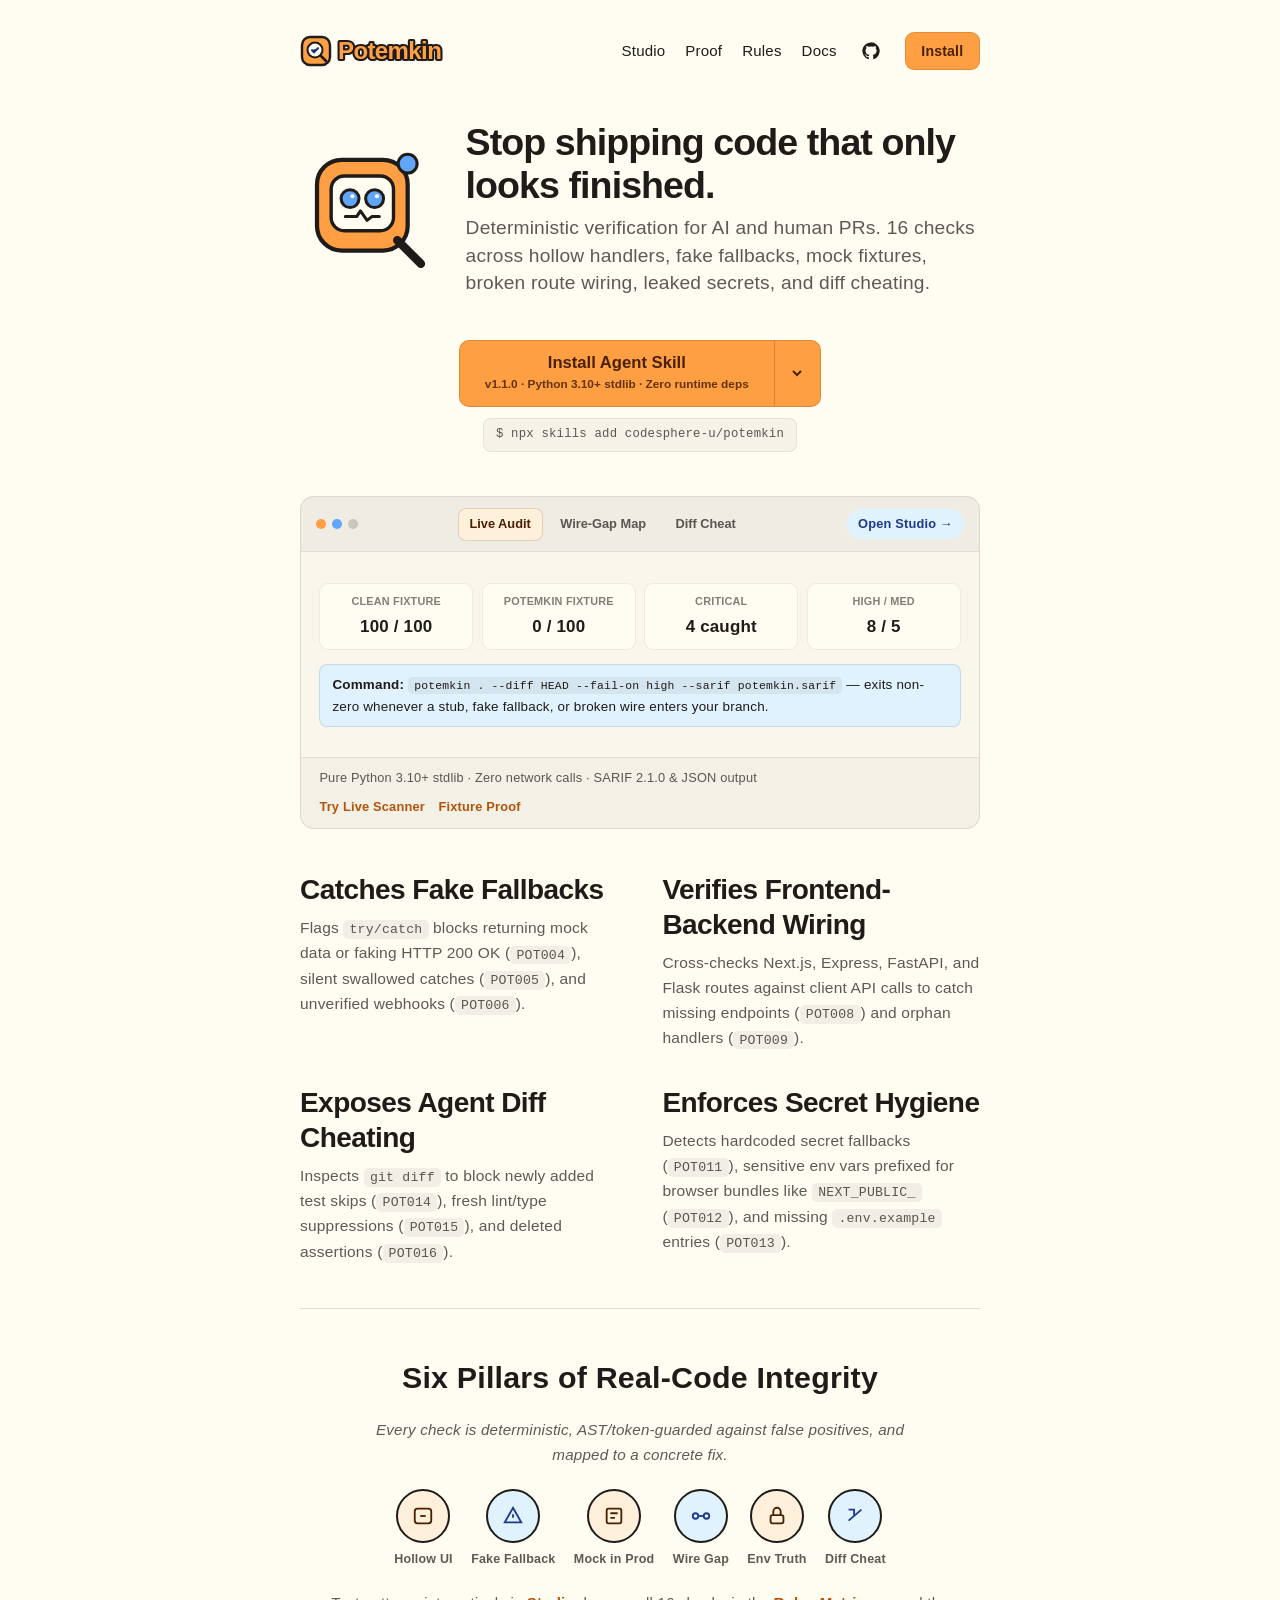
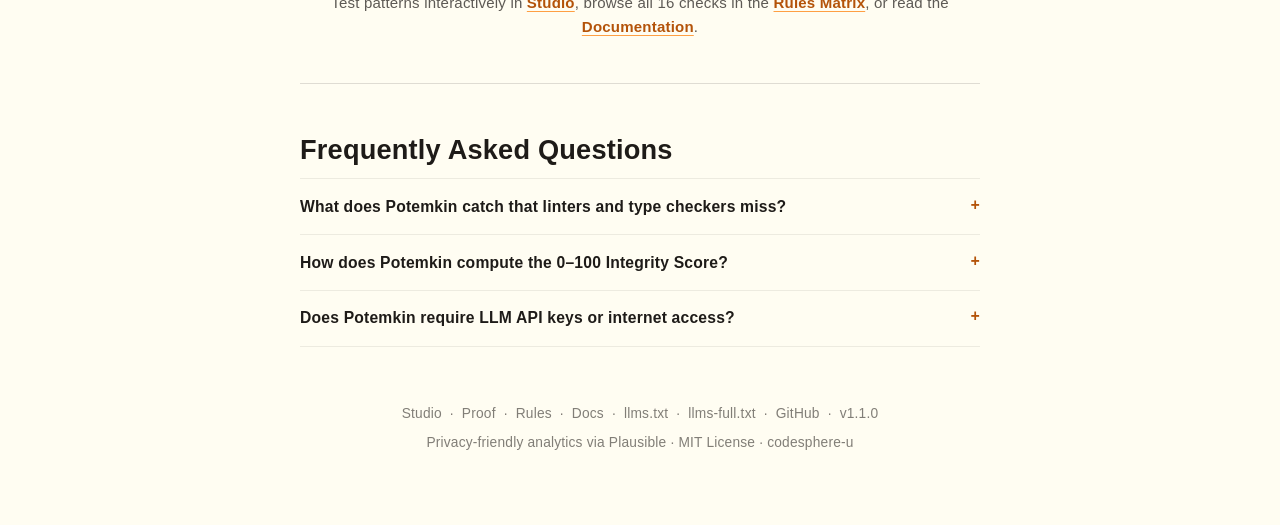
<file: website/index.html>
<!doctype html>
<html lang="en">
<head>
  <meta charset="utf-8">
  <meta name="viewport" content="width=device-width, initial-scale=1">
  <title>Potemkin — Catch Hollow UI, Mock Fallbacks &amp; Diff Cheats Before Shipping</title>
  <meta name="description" content="Potemkin catches 16 real-code defects (POT001–POT016) including hollow UI handlers, fake fallbacks, mock fixtures, wire gaps, secret leaks, and diff cheating.">
  <meta name="keywords" content="Potemkin, AI code audit, hollow UI detector, mock fallback scanner, frontend backend wire gap, diff cheat detection, agent skill, SARIF CI gate, Python static analysis">
  <link rel="canonical" href="https://codesphere-u.github.io/potemkin/">
  <link rel="icon" type="image/svg+xml" href="favicon.svg">
  <link rel="manifest" href="manifest.webmanifest">
  <meta name="theme-color" content="#ff9f43">

  <meta property="og:type" content="website">
  <meta property="og:title" content="Potemkin — Expose Where Code Only Looks Production Ready">
  <meta property="og:description" content="Deterministic Agent Skill &amp; pure-stdlib CI gate scanning 16 checks across Hollow UI, Fake Fallbacks, Mock-in-Prod, Wire Gaps, Env Truth, and Diff Cheats.">
  <meta property="og:url" content="https://codesphere-u.github.io/potemkin/">
  <meta property="og:image" content="https://codesphere-u.github.io/potemkin/og-image.svg">
  <meta property="og:image:alt" content="Potemkin v1.1.0 inspection mascot and 100/100 VERIFIED CLI score preview on warm ivory paper">

  <meta name="twitter:card" content="summary_large_image">
  <meta name="twitter:title" content="Potemkin — Real-Code Verification Gate for AI &amp; Human PRs">
  <meta name="twitter:description" content="16 deterministic checks (POT001–POT016), zero external dependencies, SARIF 2.1.0 CI output, and git-diff anti-cheat auditing.">
  <meta name="twitter:image" content="https://codesphere-u.github.io/potemkin/og-image.svg">

  <link rel="stylesheet" href="styles.css">
  <script type="application/ld+json">
  {
    "@context": "https://schema.org",
    "@graph": [
      {
        "@type": "Organization",
        "@id": "https://codesphere-u.github.io/potemkin/#org",
        "name": "CodeSphere",
        "url": "https://github.com/codesphere-u",
        "founder": {
          "@type": "Person",
          "@id": "https://codesphere-u.github.io/potemkin/#founder",
          "name": "CodeSphere Maintainers",
          "url": "https://github.com/codesphere-u"
        }
      },
      {
        "@type": "WebSite",
        "@id": "https://codesphere-u.github.io/potemkin/#website",
        "url": "https://codesphere-u.github.io/potemkin/",
        "name": "Potemkin",
        "publisher": { "@id": "https://codesphere-u.github.io/potemkin/#org" }
      },
      {
        "@type": "SoftwareApplication",
        "@id": "https://codesphere-u.github.io/potemkin/#software",
        "name": "Potemkin",
        "applicationCategory": "DeveloperApplication",
        "operatingSystem": "macOS, Linux, Windows",
        "softwareVersion": "1.1.0",
        "license": "https://opensource.org/license/mit",
        "url": "https://codesphere-u.github.io/potemkin/",
        "downloadUrl": "https://github.com/codesphere-u/potemkin/releases/tag/v1.1.0",
        "publisher": { "@id": "https://codesphere-u.github.io/potemkin/#org" },
        "offers": {
          "@type": "Offer",
          "price": "0",
          "priceCurrency": "USD",
          "availability": "https://schema.org/InStock"
        },
        "featureList": [
          "16 deterministic real-code rules (POT001–POT016) across 6 integrity pillars",
          "Cross-stack frontend-to-backend route and HTTP method wire-gap verification",
          "Git diff cheat detection for added .skip tests, suppressions, and hollowed assertions",
          "Zero external dependencies: pure Python 3.10+ stdlib with SARIF 2.1.0 and baseline ratchet support"
        ]
      },
      {
        "@type": "FAQPage",
        "mainEntity": [
          {
            "@type": "Question",
            "name": "What does Potemkin catch that linters and type checkers miss?",
            "acceptedAnswer": {
              "@type": "Answer",
              "text": "Linters check syntax and local style; Potemkin checks implementation integrity across 6 pillars: hollow UI event handlers, silent try/catch fallbacks that return fake success, mock fixtures left in runtime code, broken frontend-to-backend route wiring, secret env fallbacks or client-prefixed secrets, and git-diff cheating such as added test skips or hollowed assertions."
            }
          },
          {
            "@type": "Question",
            "name": "How does Potemkin score a repository?",
            "acceptedAnswer": {
              "@type": "Answer",
              "text": "Every repository starts at 100 and loses 18 points per CRITICAL finding, 9 per HIGH, 4 per MEDIUM, and 1 per LOW. Scores of 90–100 earn VERIFIED, 70–89 earn CAUTION, and below 70 trigger POTEMKIN ALERT."
            }
          },
          {
            "@type": "Question",
            "name": "Does Potemkin require network access or LLM API keys?",
            "acceptedAnswer": {
              "@type": "Answer",
              "text": "No. Potemkin runs completely offline using only the Python 3.10+ standard library, making it deterministic in CI, air-gapped sandboxes, and agent pre-flight checks."
            }
          }
        ]
      }
    ]
  }
  </script>
</head>
<body data-analytics="plausible">
  <div class="page-col">
    <header class="site-header">
      <a class="brand-link" href="index.html" aria-label="Potemkin Home">
        <svg class="brand-wordmark-svg" viewBox="0 0 196 36" width="196" height="36" role="img" aria-label="Potemkin">
          <rect x="2" y="4" width="28" height="28" rx="8" fill="#ff9f43" stroke="#1e1b18" stroke-width="2.4"/>
          <circle cx="15" cy="17" r="7.5" fill="#fffdf2" stroke="#1e1b18" stroke-width="2"/>
          <path d="M12 17.2l2 2.2 4-4.2" stroke="#1e3a8a" stroke-width="2.1" stroke-linecap="round" stroke-linejoin="round"/>
          <line x1="21" y1="23" x2="26" y2="28" stroke="#1e1b18" stroke-width="2.6" stroke-linecap="round"/>
          <text x="38" y="25.5" font-family="-apple-system, BlinkMacSystemFont, 'Segoe UI', Roboto, sans-serif" font-size="24" font-weight="800" letter-spacing="-0.6" fill="none" stroke="#1e1b18" stroke-width="4.2" stroke-linejoin="round">Potemkin</text>
          <text x="38" y="25.5" font-family="-apple-system, BlinkMacSystemFont, 'Segoe UI', Roboto, sans-serif" font-size="24" font-weight="800" letter-spacing="-0.6" fill="#ff9f43">Potemkin</text>
        </svg>
      </a>
      <nav class="header-nav" aria-label="Primary navigation">
        <a href="studio.html">Studio</a>
        <a href="proof.html">Proof</a>
        <a href="rules.html">Rules</a>
        <a href="docs.html">Docs</a>
        <a class="icon-link" href="https://github.com/codesphere-u/potemkin" aria-label="Potemkin on GitHub">
          <svg width="18" height="18" viewBox="0 0 24 24" fill="currentColor" aria-hidden="true"><path d="M12 .5a11.5 11.5 0 0 0-3.64 22.41c.58.11.79-.25.79-.56v-2c-3.2.7-3.87-1.54-3.87-1.54-.52-1.33-1.28-1.69-1.28-1.69-1.05-.72.08-.7.08-.7 1.16.08 1.77 1.2 1.77 1.2 1.03 1.77 2.7 1.26 3.36.96.1-.75.4-1.26.73-1.55-2.55-.29-5.24-1.28-5.24-5.68 0-1.25.45-2.28 1.19-3.08-.12-.29-.52-1.46.11-3.05 0 0 .97-.31 3.17 1.18a10.9 10.9 0 0 1 5.78 0c2.2-1.49 3.17-1.18 3.17-1.18.63 1.59.23 2.76.11 3.05.74.8 1.19 1.83 1.19 3.08 0 4.41-2.69 5.39-5.25 5.67.41.36.78 1.06.78 2.14v3.17c0 .31.21.68.8.56A11.5 11.5 0 0 0 12 .5Z"/></svg>
        </a>
        <a class="nav-pill" href="docs.html#install">Install</a>
      </nav>
    </header>

    <main>
      <section class="hero-duo" aria-labelledby="hero-title">
        <div class="mascot-wrap">
          <svg viewBox="0 0 144 144" role="img" aria-label="Potemkin inspection loupe mascot">
            <rect x="18" y="20" width="96" height="96" rx="26" fill="#ff9f43" stroke="#1e1b18" stroke-width="4.5"/>
            <rect x="33" y="37" width="66" height="58" rx="14" fill="#fffdf2" stroke="#1e1b18" stroke-width="3.6"/>
            <circle cx="53" cy="61" r="9.5" fill="#60a5fa" stroke="#1e1b18" stroke-width="3.2"/>
            <circle cx="79" cy="61" r="9.5" fill="#60a5fa" stroke="#1e1b18" stroke-width="3.2"/>
            <circle cx="55.5" cy="58.5" r="2.2" fill="#fffdf2"/>
            <circle cx="81.5" cy="58.5" r="2.2" fill="#fffdf2"/>
            <path d="M48 80h12l4-6 7 10 5-4h8" stroke="#1e1b18" stroke-width="3.2" stroke-linecap="round" stroke-linejoin="round" fill="none"/>
            <line x1="103" y1="105" x2="128" y2="130" stroke="#1e1b18" stroke-width="9" stroke-linecap="round"/>
            <circle cx="114" cy="24" r="10" fill="#60a5fa" stroke="#1e1b18" stroke-width="3.2"/>
          </svg>
        </div>
        <div class="hero-copy">
          <h1 id="hero-title">Stop shipping code that only looks finished.</h1>
          <p class="hero-sub">Deterministic verification for AI and human PRs. 16 checks across hollow handlers, fake fallbacks, mock fixtures, broken route wiring, leaked secrets, and diff cheating.</p>
        </div>
      </section>

      <section class="cta-area" aria-label="Install Potemkin">
        <div class="split-btn-group">
          <button class="split-main" id="copy-main-cmd" type="button" data-copy="npx skills add codesphere-u/potemkin">
            <strong>Install Agent Skill</strong>
            <span>v1.1.0 &middot; Python 3.10+ stdlib &middot; Zero runtime deps</span>
          </button>
          <button class="split-caret" id="cta-menu-btn" type="button" aria-label="Switch install method" aria-expanded="false">
            <svg width="16" height="16" viewBox="0 0 16 16" fill="none" stroke="currentColor" stroke-width="2" aria-hidden="true"><path d="M4 6l4 4 4-4"/></svg>
          </button>
        </div>
        <div class="cmd-caption" id="main-cmd-caption">$ npx skills add codesphere-u/potemkin</div>

        <div class="cta-popover" id="cta-popover" role="dialog" aria-label="Install methods">
          <div class="pop-tabs" role="tablist">
            <button class="pop-tab active" type="button" data-pop-cmd="npx skills add codesphere-u/potemkin">Agent Skill</button>
            <button class="pop-tab" type="button" data-pop-cmd="uvx --from git+https://github.com/codesphere-u/potemkin potemkin . --diff HEAD">CLI (uvx)</button>
            <button class="pop-tab" type="button" data-pop-cmd="pip install git+https://github.com/codesphere-u/potemkin.git">pip</button>
            <button class="pop-tab" type="button" data-pop-cmd="uses: codesphere-u/potemkin@v1">GitHub Action</button>
          </div>
          <div class="pop-cmd">
            <code id="pop-cmd-text">npx skills add codesphere-u/potemkin</code>
            <button class="copy-icon-btn" id="pop-copy-btn" type="button" aria-label="Copy install command">
              <svg width="15" height="15" viewBox="0 0 24 24" fill="none" stroke="currentColor" stroke-width="2"><rect x="9" y="9" width="13" height="13" rx="2"/><path d="M5 15H4a2 2 0 0 1-2-2V4a2 2 0 0 1 2-2h9a2 2 0 0 1 2 2v1"/></svg>
            </button>
          </div>
        </div>
      </section>

      <section class="preview-frame" aria-label="Interactive Audit Preview">
        <div class="frame-bar">
          <div class="dots" aria-hidden="true"><span></span><span></span><span></span></div>
          <div class="frame-tabs" role="tablist">
            <button class="frame-tab active" type="button" data-preview="audit">Live Audit</button>
            <button class="frame-tab" type="button" data-preview="wire">Wire-Gap Map</button>
            <button class="frame-tab" type="button" data-preview="cheat">Diff Cheat</button>
          </div>
          <a class="frame-open-link" href="studio.html">Open Studio &rarr;</a>
        </div>
        <div class="preview-body">
          <div class="preview-pane" data-preview-pane="audit">
            <div class="score-row">
              <div class="score-cell"><span>Clean Fixture</span><strong>100 / 100</strong></div>
              <div class="score-cell"><span>Potemkin Fixture</span><strong>0 / 100</strong></div>
              <div class="score-cell"><span>Critical</span><strong>4 caught</strong></div>
              <div class="score-cell"><span>High / Med</span><strong>8 / 5</strong></div>
            </div>
            <p class="diag-note"><strong>Command:</strong> <code>potemkin . --diff HEAD --fail-on high --sarif potemkin.sarif</code> &mdash; exits non-zero whenever a stub, fake fallback, or broken wire enters your branch.</p>
          </div>
          <div class="preview-pane" data-preview-pane="wire" hidden>
            <div class="rw-list">
              <div class="rw-item warn-border"><span>POT008 &middot; HOLLOW WIRE GAP &middot; high</span><p>Frontend submits <code>POST /api/orders</code> while Express backend only registers <code>POST /api/checkout</code>.</p></div>
              <div class="rw-item"><span>POT009 &middot; ORPHAN ROUTE &middot; medium</span><p><code>DELETE /api/admin/cache</code> has zero UI callers or pytest/Vitest references across the repository.</p></div>
            </div>
          </div>
          <div class="preview-pane" data-preview-pane="cheat" hidden>
            <div class="rw-list">
              <div class="rw-item warn-border"><span>POT014 &middot; DIFF CHEAT &middot; critical</span><p><code>+ it.skip("processes Stripe webhook signature")</code> introduced in staged PR diff.</p></div>
              <div class="rw-item warn-border"><span>POT015 &middot; SUPPRESSION &middot; high</span><p><code>+ // @ts-ignore</code> and <code># type: ignore</code> added on lines modified in <code>--diff HEAD</code>.</p></div>
            </div>
          </div>
        </div>
        <div class="preview-foot">
          <span>Pure Python 3.10+ stdlib &middot; Zero network calls &middot; SARIF 2.1.0 &amp; JSON output</span>
          <span class="preview-foot-links">
            <a href="studio.html">Try Live Scanner</a>
            <a href="proof.html">Fixture Proof</a>
          </span>
        </div>
      </section>

      <section class="editorial-grid" aria-label="Core capabilities">
        <div>
          <h2>Catches Fake Fallbacks</h2>
          <p>Flags <code>try/catch</code> blocks returning mock data or faking HTTP 200 OK (<code>POT004</code>), silent swallowed catches (<code>POT005</code>), and unverified webhooks (<code>POT006</code>).</p>
        </div>
        <div>
          <h2>Verifies Frontend-Backend Wiring</h2>
          <p>Cross-checks Next.js, Express, FastAPI, and Flask routes against client API calls to catch missing endpoints (<code>POT008</code>) and orphan handlers (<code>POT009</code>).</p>
        </div>
        <div>
          <h2>Exposes Agent Diff Cheating</h2>
          <p>Inspects <code>git diff</code> to block newly added test skips (<code>POT014</code>), fresh lint/type suppressions (<code>POT015</code>), and deleted assertions (<code>POT016</code>).</p>
        </div>
        <div>
          <h2>Enforces Secret Hygiene</h2>
          <p>Detects hardcoded secret fallbacks (<code>POT011</code>), sensitive env vars prefixed for browser bundles like <code>NEXT_PUBLIC_</code> (<code>POT012</code>), and missing <code>.env.example</code> entries (<code>POT013</code>).</p>
        </div>
      </section>

      <hr class="hairline">

      <section class="ecosystem-section" aria-labelledby="pillars-heading">
        <h2 id="pillars-heading">Six Pillars of Real-Code Integrity</h2>
        <p class="ecosystem-sub">Every check is deterministic, AST/token-guarded against false positives, and mapped to a concrete fix.</p>
        <div class="eco-badges">
          <div class="eco-item"><div class="eco-circle" aria-hidden="true"><svg width="22" height="22" viewBox="0 0 24 24" fill="none" stroke="currentColor" stroke-width="2"><rect x="3" y="4" width="18" height="16" rx="3"/><path d="M9 12h6"/></svg></div><span>Hollow UI</span></div>
          <div class="eco-item"><div class="eco-circle" aria-hidden="true"><svg width="22" height="22" viewBox="0 0 24 24" fill="none" stroke="currentColor" stroke-width="2"><path d="M12 3l9 16H3L12 3z"/><path d="M12 10v4"/></svg></div><span>Fake Fallback</span></div>
          <div class="eco-item"><div class="eco-circle" aria-hidden="true"><svg width="22" height="22" viewBox="0 0 24 24" fill="none" stroke="currentColor" stroke-width="2"><rect x="4" y="4" width="16" height="16" rx="2"/><path d="M8 9h8M8 14h5"/></svg></div><span>Mock in Prod</span></div>
          <div class="eco-item"><div class="eco-circle" aria-hidden="true"><svg width="22" height="22" viewBox="0 0 24 24" fill="none" stroke="currentColor" stroke-width="2"><circle cx="6" cy="12" r="3"/><circle cx="18" cy="12" r="3"/><path d="M9 12h6"/></svg></div><span>Wire Gap</span></div>
          <div class="eco-item"><div class="eco-circle" aria-hidden="true"><svg width="22" height="22" viewBox="0 0 24 24" fill="none" stroke="currentColor" stroke-width="2"><rect x="5" y="11" width="14" height="9" rx="2"/><path d="M8 11V7a4 4 0 0 1 8 0v4"/></svg></div><span>Env Truth</span></div>
          <div class="eco-item"><div class="eco-circle" aria-hidden="true"><svg width="22" height="22" viewBox="0 0 24 24" fill="none" stroke="currentColor" stroke-width="2"><path d="M5 17L19 5M5 5h6v6"/></svg></div><span>Diff Cheat</span></div>
        </div>
        <p class="inline-cta-links">
          Test patterns interactively in <a href="studio.html">Studio</a>, browse all 16 checks in the <a href="rules.html">Rules Matrix</a>, or read the <a href="docs.html">Documentation</a>.
        </p>
      </section>

      <hr class="hairline">

      <section aria-labelledby="faq-heading">
        <h2 class="sec-title" id="faq-heading">Frequently Asked Questions</h2>
        <div class="faq-stack">
          <details class="faq-item">
            <summary>What does Potemkin catch that linters and type checkers miss?</summary>
            <p>Linters validate syntax and formatting. Potemkin inspects architectural completion across 6 pillars: hollow handlers, silent error swallowing, runtime mock data, mismatched frontend-backend routes, insecure secret fallbacks, and git-diff cheating like newly skipped tests.</p>
          </details>
          <details class="faq-item">
            <summary>How does Potemkin compute the 0&ndash;100 Integrity Score?</summary>
            <p>Every scan starts at 100 and deducts 18 points per CRITICAL issue, 9 per HIGH, 4 per MEDIUM, and 1 per LOW. Scores of 90&ndash;100 pass as VERIFIED, 70&ndash;89 warn as CAUTION, and below 70 trigger POTEMKIN ALERT.</p>
          </details>
          <details class="faq-item">
            <summary>Does Potemkin require LLM API keys or internet access?</summary>
            <p>No. Potemkin uses zero external runtime dependencies and runs exclusively on the Python 3.10+ standard library, making it deterministic for pre-commit hooks, agent verification loops, and CI workflows.</p>
          </details>
        </div>
      </section>
    </main>

    <footer class="site-footer">
      <div class="footer-links">
        <a href="studio.html">Studio</a> &middot;
        <a href="proof.html">Proof</a> &middot;
        <a href="rules.html">Rules</a> &middot;
        <a href="docs.html">Docs</a> &middot;
        <a href="llms.txt">llms.txt</a> &middot;
        <a href="llms-full.txt">llms-full.txt</a> &middot;
        <a href="https://github.com/codesphere-u/potemkin">GitHub</a> &middot;
        <a href="https://github.com/codesphere-u/potemkin/releases/tag/v1.1.0">v1.1.0</a>
      </div>
      <div>Privacy-friendly analytics via Plausible &middot; MIT License &middot; <a href="https://github.com/codesphere-u">codesphere-u</a></div>
    </footer>
  </div>
  <div class="toast" id="toast" role="status" aria-live="polite"></div>
  <script src="app.js"></script>
</body>
</html>
</file>
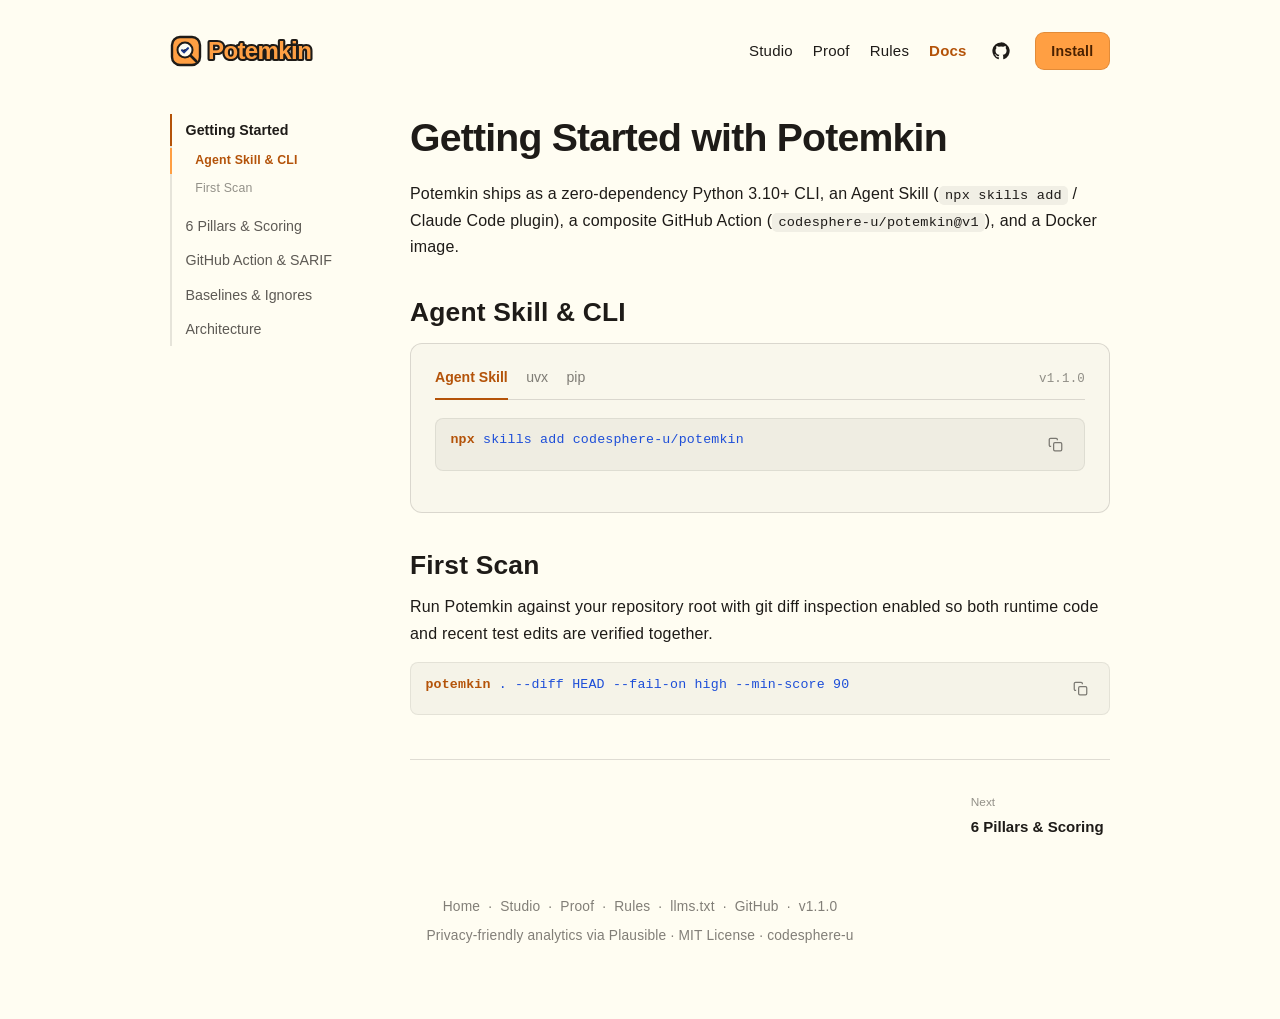
<file: website/docs.html>
<!doctype html>
<html lang="en">
<head>
  <meta charset="utf-8">
  <meta name="viewport" content="width=device-width, initial-scale=1">
  <title>Documentation — Potemkin Agent Skill, CLI &amp; GitHub Action</title>
  <meta name="description" content="Install Potemkin as an Agent Skill, run offline via Python 3.10+, gate PRs on GitHub Actions with SARIF 2.1.0, and configure baselines.">
  <link rel="canonical" href="https://codesphere-u.github.io/potemkin/docs.html">
  <link rel="icon" type="image/svg+xml" href="favicon.svg">
  <link rel="manifest" href="manifest.webmanifest">
  <meta name="theme-color" content="#ff9f43">

  <meta property="og:type" content="article">
  <meta property="og:title" content="Potemkin Documentation — Skill, CLI, Action &amp; Baselines">
  <meta property="og:description" content="Complete setup, CLI flags, suppression directives, baseline ratchets, and CI/SARIF integration guide for Potemkin v1.1.0.">
  <meta property="og:url" content="https://codesphere-u.github.io/potemkin/docs.html">
  <meta property="og:image" content="https://codesphere-u.github.io/potemkin/og-image.svg">

  <link rel="stylesheet" href="styles.css">
  <script type="application/ld+json">
  {
    "@context": "https://schema.org",
    "@type": "TechArticle",
    "headline": "Potemkin v1.1.0 Documentation",
    "url": "https://codesphere-u.github.io/potemkin/docs.html",
    "author": { "@id": "https://codesphere-u.github.io/potemkin/#org" },
    "isPartOf": { "@id": "https://codesphere-u.github.io/potemkin/#website" }
  }
  </script>
</head>
<body data-analytics="plausible">
  <div class="page-col page-col-docs">
    <header class="site-header">
      <a class="brand-link" href="index.html" aria-label="Potemkin Home">
        <svg class="brand-wordmark-svg" viewBox="0 0 196 36" width="196" height="36" role="img" aria-label="Potemkin">
          <rect x="2" y="4" width="28" height="28" rx="8" fill="#ff9f43" stroke="#1e1b18" stroke-width="2.4"/>
          <circle cx="15" cy="17" r="7.5" fill="#fffdf2" stroke="#1e1b18" stroke-width="2"/>
          <path d="M12 17.2l2 2.2 4-4.2" stroke="#1e3a8a" stroke-width="2.1" stroke-linecap="round" stroke-linejoin="round"/>
          <line x1="21" y1="23" x2="26" y2="28" stroke="#1e1b18" stroke-width="2.6" stroke-linecap="round"/>
          <text x="38" y="25.5" font-family="-apple-system, BlinkMacSystemFont, 'Segoe UI', Roboto, sans-serif" font-size="24" font-weight="800" letter-spacing="-0.6" fill="none" stroke="#1e1b18" stroke-width="4.2" stroke-linejoin="round">Potemkin</text>
          <text x="38" y="25.5" font-family="-apple-system, BlinkMacSystemFont, 'Segoe UI', Roboto, sans-serif" font-size="24" font-weight="800" letter-spacing="-0.6" fill="#ff9f43">Potemkin</text>
        </svg>
      </a>
      <nav class="header-nav" aria-label="Primary navigation">
        <a href="studio.html">Studio</a>
        <a href="proof.html">Proof</a>
        <a href="rules.html">Rules</a>
        <a class="active" href="docs.html">Docs</a>
        <a class="icon-link" href="https://github.com/codesphere-u/potemkin" aria-label="Potemkin on GitHub">
          <svg width="18" height="18" viewBox="0 0 24 24" fill="currentColor" aria-hidden="true"><path d="M12 .5a11.5 11.5 0 0 0-3.64 22.41c.58.11.79-.25.79-.56v-2c-3.2.7-3.87-1.54-3.87-1.54-.52-1.33-1.28-1.69-1.28-1.69-1.05-.72.08-.7.08-.7 1.16.08 1.77 1.2 1.77 1.2 1.03 1.77 2.7 1.26 3.36.96.1-.75.4-1.26.73-1.55-2.55-.29-5.24-1.28-5.24-5.68 0-1.25.45-2.28 1.19-3.08-.12-.29-.52-1.46.11-3.05 0 0 .97-.31 3.17 1.18a10.9 10.9 0 0 1 5.78 0c2.2-1.49 3.17-1.18 3.17-1.18.63 1.59.23 2.76.11 3.05.74.8 1.19 1.83 1.19 3.08 0 4.41-2.69 5.39-5.25 5.67.41.36.78 1.06.78 2.14v3.17c0 .31.21.68.8.56A11.5 11.5 0 0 0 12 .5Z"/></svg>
        </a>
        <a class="nav-pill" href="docs.html#install">Install</a>
      </nav>
    </header>

    <main>
      <div class="docs-mobile-nav" role="navigation" aria-label="Documentation topics">
        <button class="docs-mobile-chip active" type="button" data-doc-target="install">Install</button>
        <button class="docs-mobile-chip" type="button" data-doc-target="pillars">6 Pillars</button>
        <button class="docs-mobile-chip" type="button" data-doc-target="ci">CI &amp; SARIF</button>
        <button class="docs-mobile-chip" type="button" data-doc-target="config">Config &amp; Baselines</button>
        <button class="docs-mobile-chip" type="button" data-doc-target="architecture">Architecture</button>
      </div>

      <div class="docs-layout">
        <aside class="docs-sidebar" aria-label="Documentation sections">
          <ul class="docs-rail">
            <li class="doc-nav-item">
              <button class="doc-nav-link active" type="button" data-doc-target="install">Getting Started</button>
              <ul class="doc-subrail open" data-doc-subrail="install">
                <li><a class="doc-sub-link active" href="#install-skill">Agent Skill &amp; CLI</a></li>
                <li><a class="doc-sub-link" href="#first-scan">First Scan</a></li>
              </ul>
            </li>
            <li class="doc-nav-item">
              <button class="doc-nav-link" type="button" data-doc-target="pillars">6 Pillars &amp; Scoring</button>
              <ul class="doc-subrail" data-doc-subrail="pillars">
                <li><a class="doc-sub-link" href="#scoring-weights">Severity Weights</a></li>
                <li><a class="doc-sub-link" href="#triage-order">Triage Priority</a></li>
              </ul>
            </li>
            <li class="doc-nav-item">
              <button class="doc-nav-link" type="button" data-doc-target="ci">GitHub Action &amp; SARIF</button>
              <ul class="doc-subrail" data-doc-subrail="ci">
                <li><a class="doc-sub-link" href="#workflow-yaml">PR Gate Workflow</a></li>
                <li><a class="doc-sub-link" href="#action-outputs">Action Outputs</a></li>
              </ul>
            </li>
            <li class="doc-nav-item">
              <button class="doc-nav-link" type="button" data-doc-target="config">Baselines &amp; Ignores</button>
              <ul class="doc-subrail" data-doc-subrail="config">
                <li><a class="doc-sub-link" href="#baseline-ratchet">Baseline Ratchet</a></li>
                <li><a class="doc-sub-link" href="#potemkin-config">.potemkin.json</a></li>
              </ul>
            </li>
            <li class="doc-nav-item">
              <button class="doc-nav-link" type="button" data-doc-target="architecture">Architecture</button>
              <ul class="doc-subrail" data-doc-subrail="architecture">
                <li><a class="doc-sub-link" href="#repo-layout">Package Layout</a></li>
                <li><a class="doc-sub-link" href="#self-audit">CI Self-Audit</a></li>
              </ul>
            </li>
          </ul>
        </aside>

        <article class="doc-content">
          <section class="doc-section" data-doc-section="install" id="install">
            <h1>Getting Started with Potemkin</h1>
            <p>Potemkin ships as a zero-dependency Python 3.10+ CLI, an Agent Skill (<code>npx skills add</code> / Claude Code plugin), a composite GitHub Action (<code>codesphere-u/potemkin@v1</code>), and a Docker image.</p>

            <h2 id="install-skill">Agent Skill &amp; CLI</h2>
            <div class="handy-card">
              <div class="handy-tabs-bar">
                <div class="handy-tabs" role="tablist">
                  <button class="handy-tab active" type="button" data-tab="skill">Agent Skill</button>
                  <button class="handy-tab" type="button" data-tab="uvx">uvx</button>
                  <button class="handy-tab" type="button" data-tab="pip">pip</button>
                </div>
                <span class="version-tag">v1.1.0</span>
              </div>
              <div class="doc-codeblock" data-tab-pane="skill">
                <pre><span class="syn-cmd">npx</span> <span class="syn-arg">skills add codesphere-u/potemkin</span></pre>
                <button class="copy-icon-btn" type="button" data-copy-target="pre" aria-label="Copy Agent Skill command">
                  <svg width="15" height="15" viewBox="0 0 24 24" fill="none" stroke="currentColor" stroke-width="2"><rect x="9" y="9" width="13" height="13" rx="2"/><path d="M5 15H4a2 2 0 0 1-2-2V4a2 2 0 0 1 2-2h9a2 2 0 0 1 2 2v1"/></svg>
                </button>
              </div>
              <div class="doc-codeblock" data-tab-pane="uvx" hidden>
                <pre><span class="syn-cmd">uvx</span> <span class="syn-arg">--from git+https://github.com/codesphere-u/potemkin potemkin . --diff HEAD</span></pre>
                <button class="copy-icon-btn" type="button" data-copy-target="pre" aria-label="Copy uvx command">
                  <svg width="15" height="15" viewBox="0 0 24 24" fill="none" stroke="currentColor" stroke-width="2"><rect x="9" y="9" width="13" height="13" rx="2"/><path d="M5 15H4a2 2 0 0 1-2-2V4a2 2 0 0 1 2-2h9a2 2 0 0 1 2 2v1"/></svg>
                </button>
              </div>
              <div class="doc-codeblock" data-tab-pane="pip" hidden>
                <pre><span class="syn-cmd">pip</span> <span class="syn-arg">install git+https://github.com/codesphere-u/potemkin.git</span></pre>
                <button class="copy-icon-btn" type="button" data-copy-target="pre" aria-label="Copy pip command">
                  <svg width="15" height="15" viewBox="0 0 24 24" fill="none" stroke="currentColor" stroke-width="2"><rect x="9" y="9" width="13" height="13" rx="2"/><path d="M5 15H4a2 2 0 0 1-2-2V4a2 2 0 0 1 2-2h9a2 2 0 0 1 2 2v1"/></svg>
                </button>
              </div>
            </div>

            <h2 id="first-scan">First Scan</h2>
            <p>Run Potemkin against your repository root with git diff inspection enabled so both runtime code and recent test edits are verified together.</p>
            <div class="doc-codeblock">
              <pre><span class="syn-cmd">potemkin</span> <span class="syn-arg">. --diff HEAD --fail-on high --min-score 90</span></pre>
              <button class="copy-icon-btn" type="button" data-copy-target="pre" aria-label="Copy scan command">
                <svg width="15" height="15" viewBox="0 0 24 24" fill="none" stroke="currentColor" stroke-width="2"><rect x="9" y="9" width="13" height="13" rx="2"/><path d="M5 15H4a2 2 0 0 1-2-2V4a2 2 0 0 1 2-2h9a2 2 0 0 1 2 2v1"/></svg>
              </button>
            </div>
          </section>

          <section class="doc-section" data-doc-section="pillars" hidden>
            <h1>6 Pillars &amp; Integrity Scoring</h1>
            <p>Potemkin groups 16 checks (<code>POT001</code>&ndash;<code>POT016</code>) into 6 architectural integrity pillars. Browse every rule interactively in the <a class="inline-link" href="rules.html">Rules Matrix</a>.</p>

            <h2 id="scoring-weights">Severity Weights</h2>
            <div class="doc-table-wrap">
              <table class="doc-table">
                <thead><tr><th>Severity</th><th>Deduction</th><th>Grade Thresholds</th></tr></thead>
                <tbody>
                  <tr><td>CRITICAL</td><td><code>-18</code> pts each</td><td><code>90&ndash;100</code> = <strong>VERIFIED</strong></td></tr>
                  <tr><td>HIGH</td><td><code>-9</code> pts each</td><td><code>70&ndash;89</code> = <strong>CAUTION</strong></td></tr>
                  <tr><td>MEDIUM</td><td><code>-4</code> pts each</td><td><code>&lt; 70</code> = <strong>POTEMKIN ALERT</strong></td></tr>
                  <tr><td>LOW</td><td><code>-1</code> pt each</td><td>Score floors at <code>0</code></td></tr>
                </tbody>
              </table>
            </div>

            <h2 id="triage-order">Recommended Triage Priority</h2>
            <ul>
              <li><strong>Security first:</strong> <code>POT011</code> (hardcoded secret fallback), <code>POT012</code> (secret exposed with public prefix), <code>POT006</code> (unverified webhook).</li>
              <li><strong>Deceptive stability next:</strong> <code>POT004</code> (fake fallback success) and <code>POT014</code>&ndash;<code>POT016</code> (diff-time skipped tests or suppressions).</li>
              <li><strong>Completion &amp; wiring:</strong> <code>POT001</code>&ndash;<code>POT003</code> (hollow UI), <code>POT007</code> (mock fixtures), and <code>POT008</code>&ndash;<code>POT010</code> (route mismatches &amp; localhost URLs).</li>
            </ul>
          </section>

          <section class="doc-section" data-doc-section="ci" hidden>
            <h1>GitHub Action &amp; SARIF 2.1.0</h1>
            <p>Use <code>codesphere-u/potemkin@v1</code> in GitHub Actions to enforce score thresholds and upload SARIF alerts into GitHub Code Scanning.</p>

            <h2 id="workflow-yaml">PR Gate Workflow</h2>
            <div class="doc-codeblock">
              <pre>- name: Potemkin Real-Code Gate
  uses: codesphere-u/potemkin@v1
  with:
    path: "."
    diff: "origin/main"
    fail-on: "high"
    min-score: "90"
    sarif-file: "potemkin.sarif"</pre>
              <button class="copy-icon-btn" type="button" data-copy-target="pre" aria-label="Copy GitHub Action snippet">
                <svg width="15" height="15" viewBox="0 0 24 24" fill="none" stroke="currentColor" stroke-width="2"><rect x="9" y="9" width="13" height="13" rx="2"/><path d="M5 15H4a2 2 0 0 1-2-2V4a2 2 0 0 1 2-2h9a2 2 0 0 1 2 2v1"/></svg>
              </button>
            </div>

            <h2 id="action-outputs">Action Outputs</h2>
            <p>The composite action exports <code>score</code> (0&ndash;100), <code>grade</code> (<code>VERIFIED</code>, <code>CAUTION</code>, or <code>POTEMKIN ALERT</code>), <code>critical-count</code>, and <code>sarif-file</code>.</p>
          </section>

          <section class="doc-section" data-doc-section="config" hidden>
            <h1>Baselines &amp; Suppression Directives</h1>
            <p>Adopt Potemkin on existing repositories without rewriting legacy code in a single PR.</p>

            <h2 id="baseline-ratchet">Baseline Ratchet</h2>
            <div class="doc-codeblock">
              <pre><span class="syn-cmd">potemkin</span> <span class="syn-arg">. --write-baseline .potemkin-baseline.json</span>
<span class="syn-cmd">potemkin</span> <span class="syn-arg">. --baseline .potemkin-baseline.json --fail-on high</span></pre>
              <button class="copy-icon-btn" type="button" data-copy-target="pre" aria-label="Copy baseline commands">
                <svg width="15" height="15" viewBox="0 0 24 24" fill="none" stroke="currentColor" stroke-width="2"><rect x="9" y="9" width="13" height="13" rx="2"/><path d="M5 15H4a2 2 0 0 1-2-2V4a2 2 0 0 1 2-2h9a2 2 0 0 1 2 2v1"/></svg>
              </button>
            </div>

            <h2 id="potemkin-config">.potemkin.json &amp; Inline Ignores</h2>
            <p>Configure ignored rules, paths, or inline overrides with explicit justification: <code>// potemkin-ignore: POT010 - local mock server in Storybook</code>. Use <code>.potemkinignore</code> with glob patterns for generated vendor directories.</p>
          </section>

          <section class="doc-section" data-doc-section="architecture" hidden>
            <h1>Architecture &amp; Self-Audit</h1>
            <p>Potemkin is intentionally self-contained in a single typed Python 3.10+ module with zero external runtime dependencies.</p>

            <h2 id="repo-layout">Package Layout</h2>
            <ul>
              <li><code>skills/potemkin/scripts/potemkin.py</code> &mdash; AST/regex scanner, route extractor, diff cheat detector, SARIF 2.1.0 &amp; baseline engine.</li>
              <li><code>skills/potemkin/SKILL.md</code> &amp; <code>references/</code> &mdash; Agent Skill instructions, <code>rules.md</code>, and <code>remediation.md</code>.</li>
              <li><code>action.yml</code> &amp; <code>Dockerfile</code> &mdash; Composite GitHub Action and minimal container entrypoint.</li>
              <li><code>website/</code> &mdash; Warm Ivory static documentation, browser Studio, and live proof pages.</li>
            </ul>

            <h2 id="self-audit">CI Self-Audit</h2>
            <p>Every commit in this repository runs <code>ruff check .</code>, strict <code>mypy</code>, <code>pytest -v</code>, and <code>potemkin . --fail-on any --min-score 100</code> to verify 100/100 integrity with zero self-findings.</p>
          </section>

          <div class="doc-pagination">
            <button class="page-step-btn prev" id="doc-prev-btn" type="button" hidden>
              <small>Previous</small>
              <strong id="doc-prev-label">Getting Started</strong>
            </button>
            <button class="page-step-btn next" id="doc-next-btn" type="button">
              <small>Next</small>
              <strong id="doc-next-label">6 Pillars &amp; Scoring</strong>
            </button>
          </div>
        </article>
      </div>
    </main>

    <footer class="site-footer">
      <div class="footer-links">
        <a href="index.html">Home</a> &middot;
        <a href="studio.html">Studio</a> &middot;
        <a href="proof.html">Proof</a> &middot;
        <a href="rules.html">Rules</a> &middot;
        <a href="llms.txt">llms.txt</a> &middot;
        <a href="https://github.com/codesphere-u/potemkin">GitHub</a> &middot;
        <a href="https://github.com/codesphere-u/potemkin/releases/tag/v1.1.0">v1.1.0</a>
      </div>
      <div>Privacy-friendly analytics via Plausible &middot; MIT License &middot; <a href="https://github.com/codesphere-u">codesphere-u</a></div>
    </footer>
  </div>
  <div class="toast" id="toast" role="status" aria-live="polite"></div>
  <script src="app.js"></script>
</body>
</html>
</file>
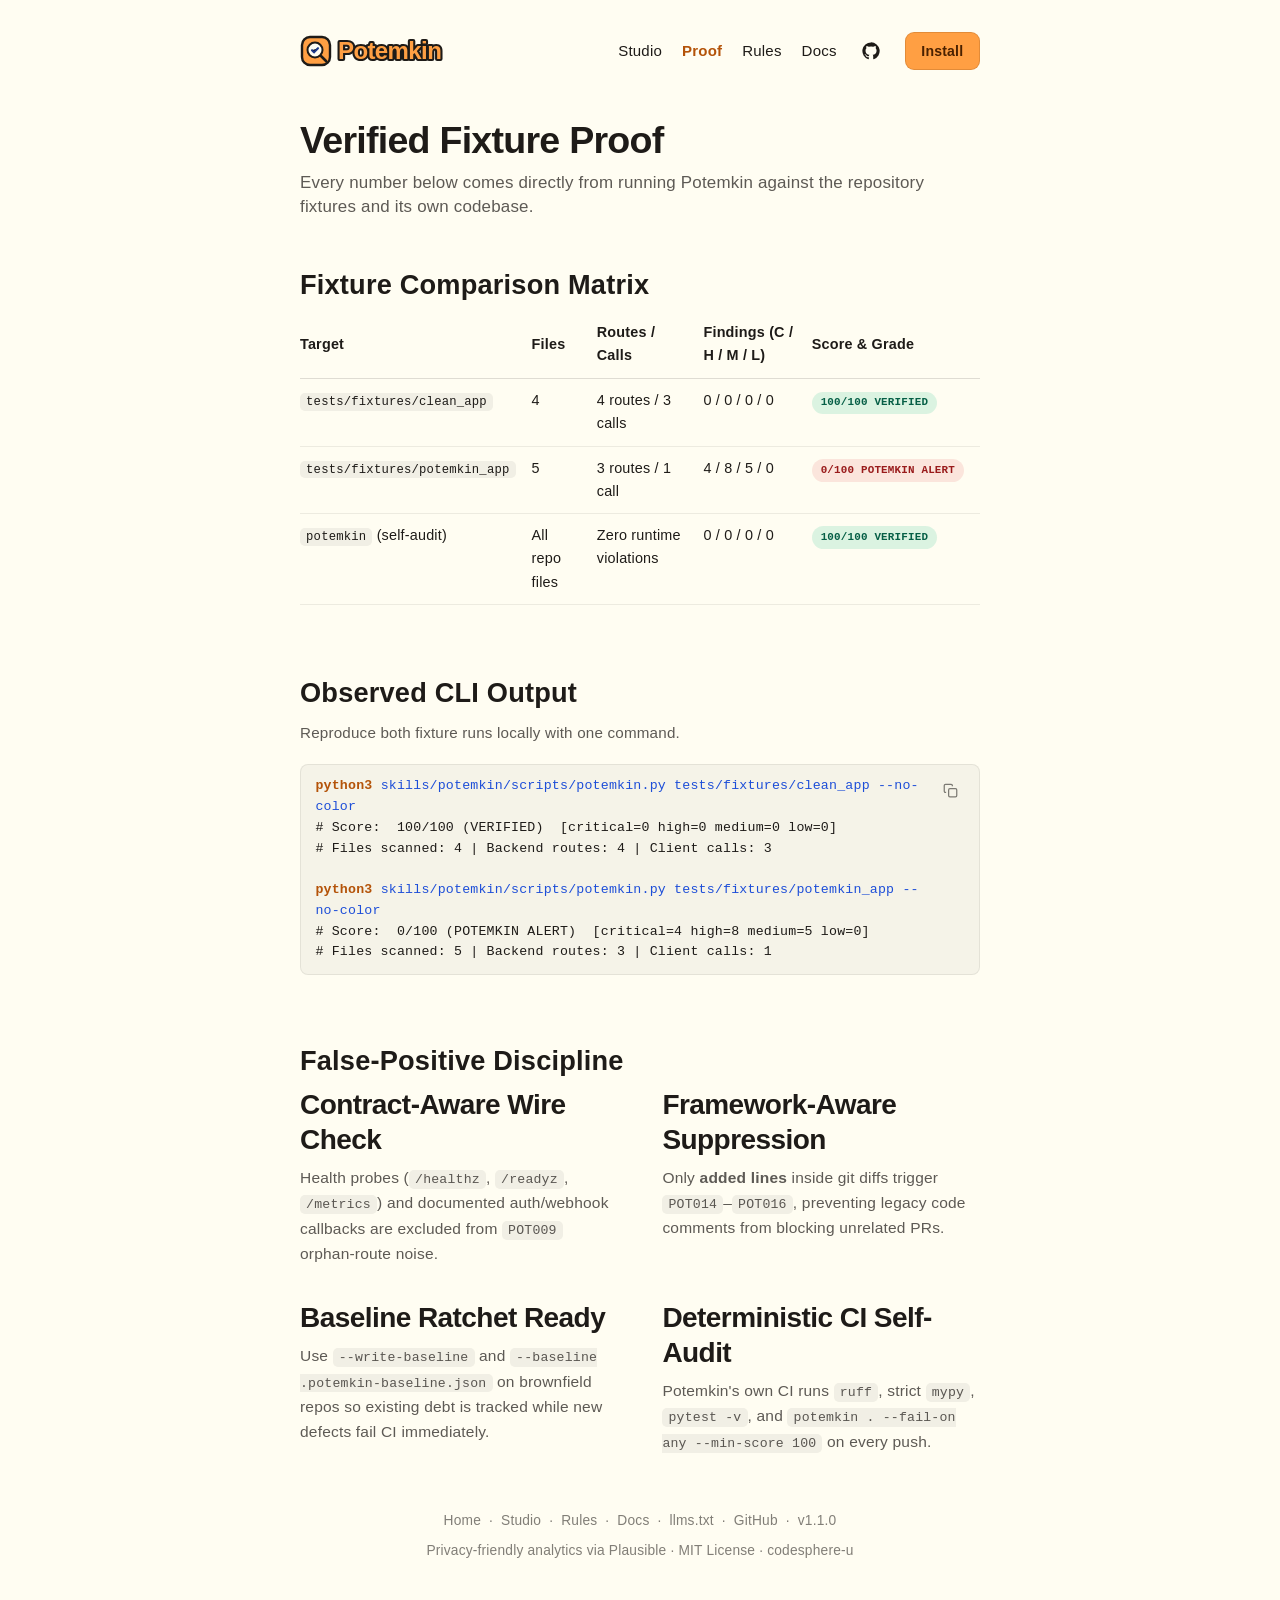
<file: website/proof.html>
<!doctype html>
<html lang="en">
<head>
  <meta charset="utf-8">
  <meta name="viewport" content="width=device-width, initial-scale=1">
  <title>Verified Proof — Potemkin Fixture Benchmarks &amp; Gate Output</title>
  <meta name="description" content="Exact fixture outputs comparing Potemkin v1.1.0 against clean_app (100/100 VERIFIED) and potemkin_app (0/100 POTEMKIN ALERT, 17 defects across 5 files).">
  <link rel="canonical" href="https://codesphere-u.github.io/potemkin/proof.html">
  <link rel="icon" type="image/svg+xml" href="favicon.svg">
  <link rel="manifest" href="manifest.webmanifest">
  <meta name="theme-color" content="#ff9f43">

  <meta property="og:type" content="article">
  <meta property="og:title" content="Potemkin Proof — Verified Benchmark Runs &amp; Self-Audit">
  <meta property="og:description" content="Side-by-side verified output from tests/fixtures/clean_app and tests/fixtures/potemkin_app plus repository self-audit results.">
  <meta property="og:url" content="https://codesphere-u.github.io/potemkin/proof.html">
  <meta property="og:image" content="https://codesphere-u.github.io/potemkin/og-image.svg">

  <link rel="stylesheet" href="styles.css">
  <script type="application/ld+json">
  {
    "@context": "https://schema.org",
    "@type": "TechArticle",
    "headline": "Potemkin Verified Fixture Benchmarks and CI Self-Audit Proof",
    "url": "https://codesphere-u.github.io/potemkin/proof.html",
    "author": { "@id": "https://codesphere-u.github.io/potemkin/#org" },
    "isPartOf": { "@id": "https://codesphere-u.github.io/potemkin/#website" }
  }
  </script>
</head>
<body data-analytics="plausible">
  <div class="page-col">
    <header class="site-header">
      <a class="brand-link" href="index.html" aria-label="Potemkin Home">
        <svg class="brand-wordmark-svg" viewBox="0 0 196 36" width="196" height="36" role="img" aria-label="Potemkin">
          <rect x="2" y="4" width="28" height="28" rx="8" fill="#ff9f43" stroke="#1e1b18" stroke-width="2.4"/>
          <circle cx="15" cy="17" r="7.5" fill="#fffdf2" stroke="#1e1b18" stroke-width="2"/>
          <path d="M12 17.2l2 2.2 4-4.2" stroke="#1e3a8a" stroke-width="2.1" stroke-linecap="round" stroke-linejoin="round"/>
          <line x1="21" y1="23" x2="26" y2="28" stroke="#1e1b18" stroke-width="2.6" stroke-linecap="round"/>
          <text x="38" y="25.5" font-family="-apple-system, BlinkMacSystemFont, 'Segoe UI', Roboto, sans-serif" font-size="24" font-weight="800" letter-spacing="-0.6" fill="none" stroke="#1e1b18" stroke-width="4.2" stroke-linejoin="round">Potemkin</text>
          <text x="38" y="25.5" font-family="-apple-system, BlinkMacSystemFont, 'Segoe UI', Roboto, sans-serif" font-size="24" font-weight="800" letter-spacing="-0.6" fill="#ff9f43">Potemkin</text>
        </svg>
      </a>
      <nav class="header-nav" aria-label="Primary navigation">
        <a href="studio.html">Studio</a>
        <a class="active" href="proof.html">Proof</a>
        <a href="rules.html">Rules</a>
        <a href="docs.html">Docs</a>
        <a class="icon-link" href="https://github.com/codesphere-u/potemkin" aria-label="Potemkin on GitHub">
          <svg width="18" height="18" viewBox="0 0 24 24" fill="currentColor" aria-hidden="true"><path d="M12 .5a11.5 11.5 0 0 0-3.64 22.41c.58.11.79-.25.79-.56v-2c-3.2.7-3.87-1.54-3.87-1.54-.52-1.33-1.28-1.69-1.28-1.69-1.05-.72.08-.7.08-.7 1.16.08 1.77 1.2 1.77 1.2 1.03 1.77 2.7 1.26 3.36.96.1-.75.4-1.26.73-1.55-2.55-.29-5.24-1.28-5.24-5.68 0-1.25.45-2.28 1.19-3.08-.12-.29-.52-1.46.11-3.05 0 0 .97-.31 3.17 1.18a10.9 10.9 0 0 1 5.78 0c2.2-1.49 3.17-1.18 3.17-1.18.63 1.59.23 2.76.11 3.05.74.8 1.19 1.83 1.19 3.08 0 4.41-2.69 5.39-5.25 5.67.41.36.78 1.06.78 2.14v3.17c0 .31.21.68.8.56A11.5 11.5 0 0 0 12 .5Z"/></svg>
        </a>
        <a class="nav-pill" href="docs.html#install">Install</a>
      </nav>
    </header>

    <main>
      <section class="page-hero">
        <h1>Verified Fixture Proof</h1>
        <p class="hero-sub">Every number below comes directly from running Potemkin against the repository fixtures and its own codebase.</p>
      </section>

      <section aria-labelledby="benchmark-summary">
        <h2 class="sec-title" id="benchmark-summary">Fixture Comparison Matrix</h2>
        <div class="doc-table-wrap">
          <table class="doc-table">
            <thead>
              <tr>
                <th>Target</th>
                <th>Files</th>
                <th>Routes / Calls</th>
                <th>Findings (C / H / M / L)</th>
                <th>Score &amp; Grade</th>
              </tr>
            </thead>
            <tbody>
              <tr>
                <td><code>tests/fixtures/clean_app</code></td>
                <td>4</td>
                <td>4 routes / 3 calls</td>
                <td>0 / 0 / 0 / 0</td>
                <td><span class="pill pill-good">100/100 VERIFIED</span></td>
              </tr>
              <tr>
                <td><code>tests/fixtures/potemkin_app</code></td>
                <td>5</td>
                <td>3 routes / 1 call</td>
                <td>4 / 8 / 5 / 0</td>
                <td><span class="pill pill-bad">0/100 POTEMKIN ALERT</span></td>
              </tr>
              <tr>
                <td><code>potemkin</code> (self-audit)</td>
                <td>All repo files</td>
                <td>Zero runtime violations</td>
                <td>0 / 0 / 0 / 0</td>
                <td><span class="pill pill-good">100/100 VERIFIED</span></td>
              </tr>
            </tbody>
          </table>
        </div>
      </section>

      <section aria-labelledby="sample-terminal">
        <h2 class="sec-title" id="sample-terminal">Observed CLI Output</h2>
        <p class="sec-sub">Reproduce both fixture runs locally with one command.</p>
        <div class="doc-codeblock">
          <pre><span class="syn-cmd">python3</span> <span class="syn-arg">skills/potemkin/scripts/potemkin.py tests/fixtures/clean_app --no-color</span>
# Score:  100/100 (VERIFIED)  [critical=0 high=0 medium=0 low=0]
# Files scanned: 4 | Backend routes: 4 | Client calls: 3

<span class="syn-cmd">python3</span> <span class="syn-arg">skills/potemkin/scripts/potemkin.py tests/fixtures/potemkin_app --no-color</span>
# Score:  0/100 (POTEMKIN ALERT)  [critical=4 high=8 medium=5 low=0]
# Files scanned: 5 | Backend routes: 3 | Client calls: 1</pre>
          <button class="copy-icon-btn" type="button" data-copy-target="pre" aria-label="Copy fixture commands">
            <svg width="15" height="15" viewBox="0 0 24 24" fill="none" stroke="currentColor" stroke-width="2"><rect x="9" y="9" width="13" height="13" rx="2"/><path d="M5 15H4a2 2 0 0 1-2-2V4a2 2 0 0 1 2-2h9a2 2 0 0 1 2 2v1"/></svg>
          </button>
        </div>
      </section>

      <section aria-labelledby="guard-design">
        <h2 class="sec-title" id="guard-design">False-Positive Discipline</h2>
        <div class="editorial-grid">
          <div>
            <h2>Contract-Aware Wire Check</h2>
            <p>Health probes (<code>/healthz</code>, <code>/readyz</code>, <code>/metrics</code>) and documented auth/webhook callbacks are excluded from <code>POT009</code> orphan-route noise.</p>
          </div>
          <div>
            <h2>Framework-Aware Suppression</h2>
            <p>Only <strong>added lines</strong> inside git diffs trigger <code>POT014</code>&ndash;<code>POT016</code>, preventing legacy code comments from blocking unrelated PRs.</p>
          </div>
          <div>
            <h2>Baseline Ratchet Ready</h2>
            <p>Use <code>--write-baseline</code> and <code>--baseline .potemkin-baseline.json</code> on brownfield repos so existing debt is tracked while new defects fail CI immediately.</p>
          </div>
          <div>
            <h2>Deterministic CI Self-Audit</h2>
            <p>Potemkin&apos;s own CI runs <code>ruff</code>, strict <code>mypy</code>, <code>pytest -v</code>, and <code>potemkin . --fail-on any --min-score 100</code> on every push.</p>
          </div>
        </div>
      </section>
    </main>

    <footer class="site-footer">
      <div class="footer-links">
        <a href="index.html">Home</a> &middot;
        <a href="studio.html">Studio</a> &middot;
        <a href="rules.html">Rules</a> &middot;
        <a href="docs.html">Docs</a> &middot;
        <a href="llms.txt">llms.txt</a> &middot;
        <a href="https://github.com/codesphere-u/potemkin">GitHub</a> &middot;
        <a href="https://github.com/codesphere-u/potemkin/releases/tag/v1.1.0">v1.1.0</a>
      </div>
      <div>Privacy-friendly analytics via Plausible &middot; MIT License &middot; <a href="https://github.com/codesphere-u">codesphere-u</a></div>
    </footer>
  </div>
  <div class="toast" id="toast" role="status" aria-live="polite"></div>
  <script src="app.js"></script>
</body>
</html>
</file>
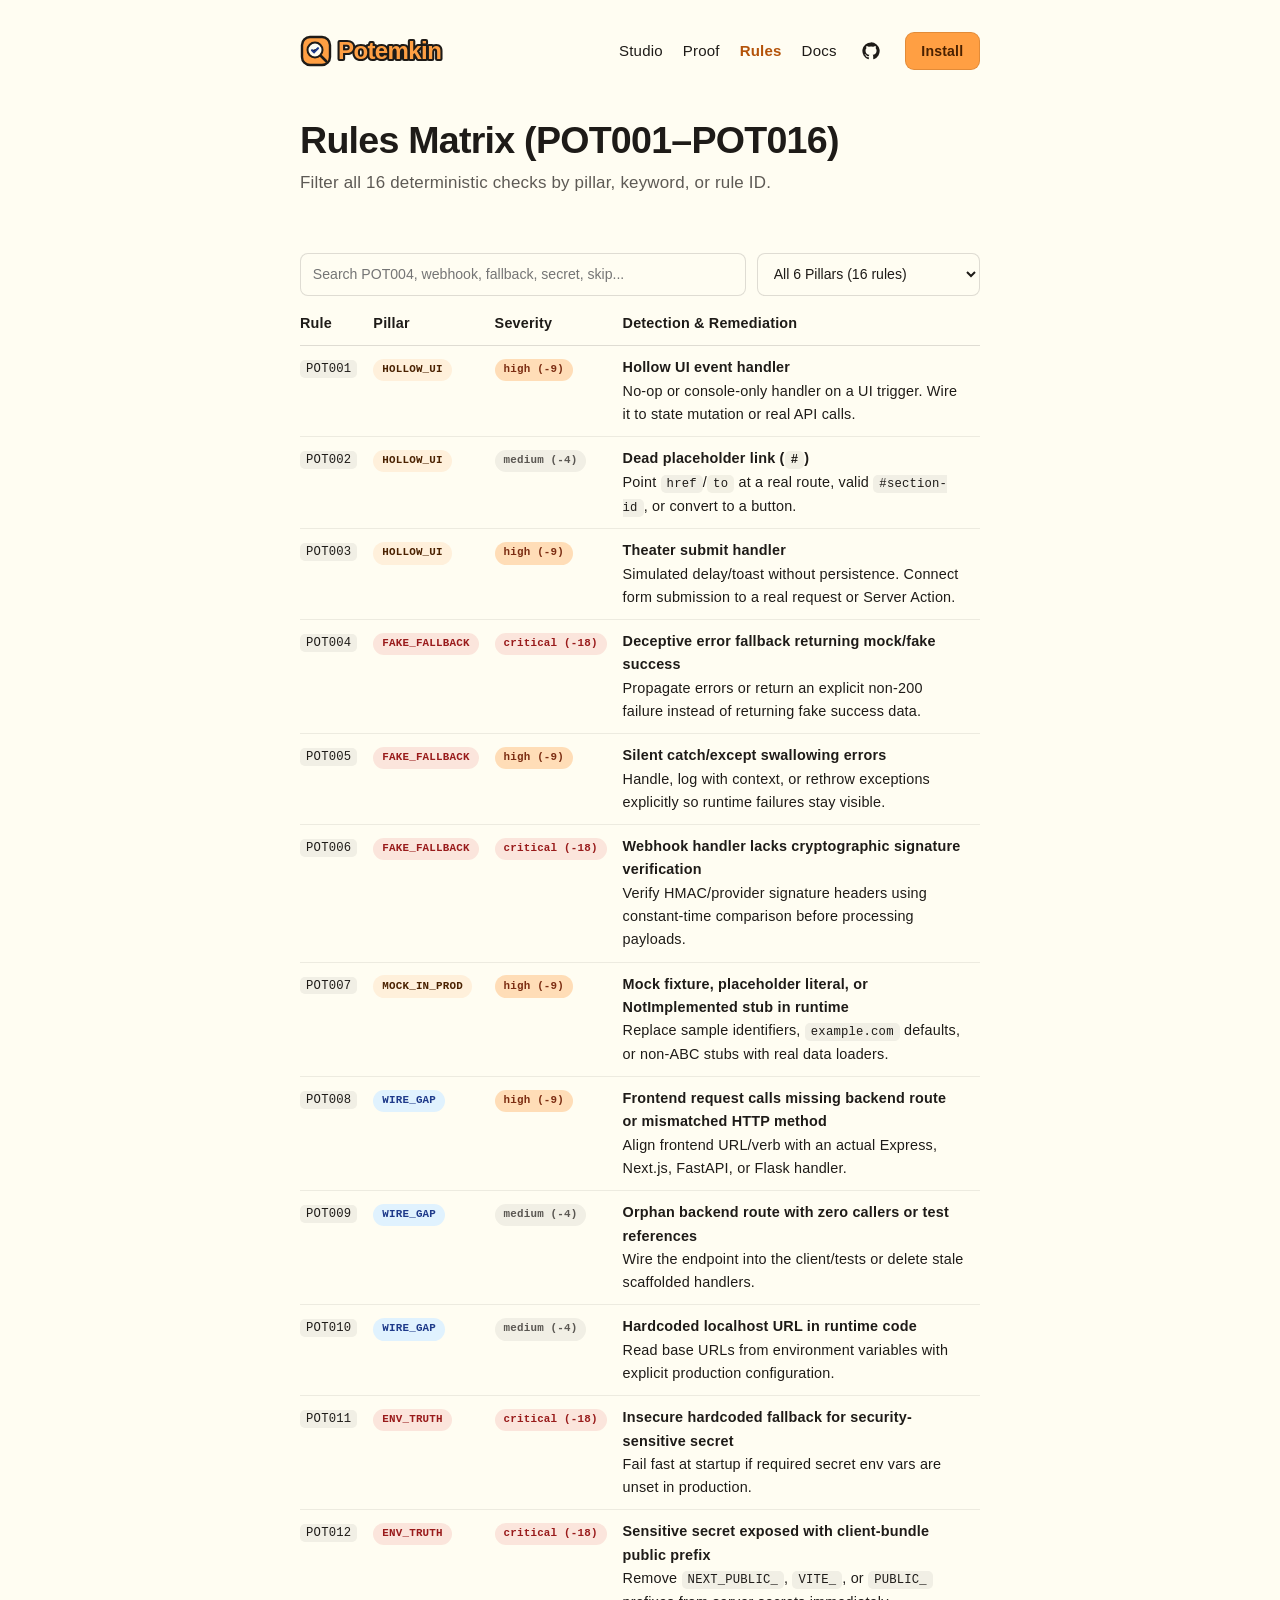
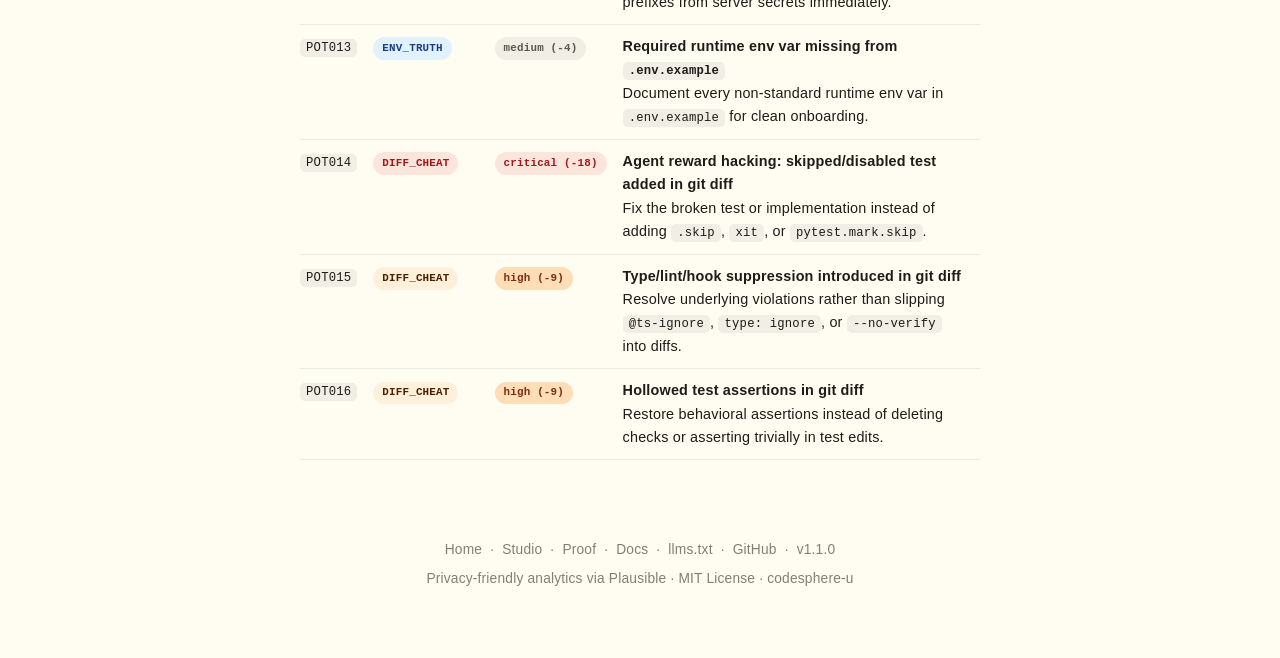
<file: website/rules.html>
<!doctype html>
<html lang="en">
<head>
  <meta charset="utf-8">
  <meta name="viewport" content="width=device-width, initial-scale=1">
  <title>Rules Matrix (POT001–POT016) — Potemkin</title>
  <meta name="description" content="Complete filterable reference for all 16 Potemkin rules (POT001–POT016) across Hollow UI, Fake Fallbacks, Mock in Prod, Wire Gaps, Env Truth, and Diff Cheats.">
  <link rel="canonical" href="https://codesphere-u.github.io/potemkin/rules.html">
  <link rel="icon" type="image/svg+xml" href="favicon.svg">
  <link rel="manifest" href="manifest.webmanifest">
  <meta name="theme-color" content="#ff9f43">

  <meta property="og:type" content="website">
  <meta property="og:title" content="Potemkin Rules Matrix — All 16 Checks (POT001–POT016)">
  <meta property="og:description" content="Search and filter POT001–POT016 rules by severity, pillar, and remediation fix.">
  <meta property="og:url" content="https://codesphere-u.github.io/potemkin/rules.html">
  <meta property="og:image" content="https://codesphere-u.github.io/potemkin/og-image.svg">

  <link rel="stylesheet" href="styles.css">
  <script type="application/ld+json">
  {
    "@context": "https://schema.org",
    "@type": "TechArticle",
    "headline": "Potemkin Rules Catalog (POT001–POT016)",
    "url": "https://codesphere-u.github.io/potemkin/rules.html",
    "isPartOf": { "@id": "https://codesphere-u.github.io/potemkin/#website" }
  }
  </script>
</head>
<body data-analytics="plausible">
  <div class="page-col">
    <header class="site-header">
      <a class="brand-link" href="index.html" aria-label="Potemkin Home">
        <svg class="brand-wordmark-svg" viewBox="0 0 196 36" width="196" height="36" role="img" aria-label="Potemkin">
          <rect x="2" y="4" width="28" height="28" rx="8" fill="#ff9f43" stroke="#1e1b18" stroke-width="2.4"/>
          <circle cx="15" cy="17" r="7.5" fill="#fffdf2" stroke="#1e1b18" stroke-width="2"/>
          <path d="M12 17.2l2 2.2 4-4.2" stroke="#1e3a8a" stroke-width="2.1" stroke-linecap="round" stroke-linejoin="round"/>
          <line x1="21" y1="23" x2="26" y2="28" stroke="#1e1b18" stroke-width="2.6" stroke-linecap="round"/>
          <text x="38" y="25.5" font-family="-apple-system, BlinkMacSystemFont, 'Segoe UI', Roboto, sans-serif" font-size="24" font-weight="800" letter-spacing="-0.6" fill="none" stroke="#1e1b18" stroke-width="4.2" stroke-linejoin="round">Potemkin</text>
          <text x="38" y="25.5" font-family="-apple-system, BlinkMacSystemFont, 'Segoe UI', Roboto, sans-serif" font-size="24" font-weight="800" letter-spacing="-0.6" fill="#ff9f43">Potemkin</text>
        </svg>
      </a>
      <nav class="header-nav" aria-label="Primary navigation">
        <a href="studio.html">Studio</a>
        <a href="proof.html">Proof</a>
        <a class="active" href="rules.html">Rules</a>
        <a href="docs.html">Docs</a>
        <a class="icon-link" href="https://github.com/codesphere-u/potemkin" aria-label="Potemkin on GitHub">
          <svg width="18" height="18" viewBox="0 0 24 24" fill="currentColor" aria-hidden="true"><path d="M12 .5a11.5 11.5 0 0 0-3.64 22.41c.58.11.79-.25.79-.56v-2c-3.2.7-3.87-1.54-3.87-1.54-.52-1.33-1.28-1.69-1.28-1.69-1.05-.72.08-.7.08-.7 1.16.08 1.77 1.2 1.77 1.2 1.03 1.77 2.7 1.26 3.36.96.1-.75.4-1.26.73-1.55-2.55-.29-5.24-1.28-5.24-5.68 0-1.25.45-2.28 1.19-3.08-.12-.29-.52-1.46.11-3.05 0 0 .97-.31 3.17 1.18a10.9 10.9 0 0 1 5.78 0c2.2-1.49 3.17-1.18 3.17-1.18.63 1.59.23 2.76.11 3.05.74.8 1.19 1.83 1.19 3.08 0 4.41-2.69 5.39-5.25 5.67.41.36.78 1.06.78 2.14v3.17c0 .31.21.68.8.56A11.5 11.5 0 0 0 12 .5Z"/></svg>
        </a>
        <a class="nav-pill" href="docs.html#install">Install</a>
      </nav>
    </header>

    <main>
      <section class="page-hero">
        <h1>Rules Matrix (POT001&ndash;POT016)</h1>
        <p class="hero-sub">Filter all 16 deterministic checks by pillar, keyword, or rule ID.</p>
      </section>

      <section aria-label="Filter rules">
        <div class="rules-filter">
          <input class="input" id="rules-search" type="search" placeholder="Search POT004, webhook, fallback, secret, skip..." aria-label="Search rules">
          <select class="select" id="rules-pillar" aria-label="Filter by pillar">
            <option value="ALL">All 6 Pillars (16 rules)</option>
            <option value="HOLLOW_UI">HOLLOW_UI (POT001&ndash;POT003)</option>
            <option value="FAKE_FALLBACK">FAKE_FALLBACK (POT004&ndash;POT006)</option>
            <option value="MOCK_IN_PROD">MOCK_IN_PROD (POT007)</option>
            <option value="WIRE_GAP">WIRE_GAP (POT008&ndash;POT010)</option>
            <option value="ENV_TRUTH">ENV_TRUTH (POT011&ndash;POT013)</option>
            <option value="DIFF_CHEAT">DIFF_CHEAT (POT014&ndash;POT016)</option>
          </select>
        </div>

        <div class="doc-table-wrap">
          <table class="doc-table" id="rules-table">
            <thead>
              <tr>
                <th>Rule</th>
                <th>Pillar</th>
                <th>Severity</th>
                <th>Detection &amp; Remediation</th>
              </tr>
            </thead>
            <tbody id="rules-tbody">
              <tr data-pillar="HOLLOW_UI"><td><code>POT001</code></td><td><span class="pill pill-tang">HOLLOW_UI</span></td><td><span class="pill pill-warn">high (-9)</span></td><td><strong>Hollow UI event handler</strong><br>No-op or console-only handler on a UI trigger. Wire it to state mutation or real API calls.</td></tr>
              <tr data-pillar="HOLLOW_UI"><td><code>POT002</code></td><td><span class="pill pill-tang">HOLLOW_UI</span></td><td><span class="pill">medium (-4)</span></td><td><strong>Dead placeholder link (<code>#</code>)</strong><br>Point <code>href</code>/<code>to</code> at a real route, valid <code>#section-id</code>, or convert to a button.</td></tr>
              <tr data-pillar="HOLLOW_UI"><td><code>POT003</code></td><td><span class="pill pill-tang">HOLLOW_UI</span></td><td><span class="pill pill-warn">high (-9)</span></td><td><strong>Theater submit handler</strong><br>Simulated delay/toast without persistence. Connect form submission to a real request or Server Action.</td></tr>

              <tr data-pillar="FAKE_FALLBACK"><td><code>POT004</code></td><td><span class="pill pill-bad">FAKE_FALLBACK</span></td><td><span class="pill pill-bad">critical (-18)</span></td><td><strong>Deceptive error fallback returning mock/fake success</strong><br>Propagate errors or return an explicit non-200 failure instead of returning fake success data.</td></tr>
              <tr data-pillar="FAKE_FALLBACK"><td><code>POT005</code></td><td><span class="pill pill-bad">FAKE_FALLBACK</span></td><td><span class="pill pill-warn">high (-9)</span></td><td><strong>Silent catch/except swallowing errors</strong><br>Handle, log with context, or rethrow exceptions explicitly so runtime failures stay visible.</td></tr>
              <tr data-pillar="FAKE_FALLBACK"><td><code>POT006</code></td><td><span class="pill pill-bad">FAKE_FALLBACK</span></td><td><span class="pill pill-bad">critical (-18)</span></td><td><strong>Webhook handler lacks cryptographic signature verification</strong><br>Verify HMAC/provider signature headers using constant-time comparison before processing payloads.</td></tr>

              <tr data-pillar="MOCK_IN_PROD"><td><code>POT007</code></td><td><span class="pill pill-tang">MOCK_IN_PROD</span></td><td><span class="pill pill-warn">high (-9)</span></td><td><strong>Mock fixture, placeholder literal, or NotImplemented stub in runtime</strong><br>Replace sample identifiers, <code>example.com</code> defaults, or non-ABC stubs with real data loaders.</td></tr>

              <tr data-pillar="WIRE_GAP"><td><code>POT008</code></td><td><span class="pill pill-cobalt">WIRE_GAP</span></td><td><span class="pill pill-warn">high (-9)</span></td><td><strong>Frontend request calls missing backend route or mismatched HTTP method</strong><br>Align frontend URL/verb with an actual Express, Next.js, FastAPI, or Flask handler.</td></tr>
              <tr data-pillar="WIRE_GAP"><td><code>POT009</code></td><td><span class="pill pill-cobalt">WIRE_GAP</span></td><td><span class="pill">medium (-4)</span></td><td><strong>Orphan backend route with zero callers or test references</strong><br>Wire the endpoint into the client/tests or delete stale scaffolded handlers.</td></tr>
              <tr data-pillar="WIRE_GAP"><td><code>POT010</code></td><td><span class="pill pill-cobalt">WIRE_GAP</span></td><td><span class="pill">medium (-4)</span></td><td><strong>Hardcoded localhost URL in runtime code</strong><br>Read base URLs from environment variables with explicit production configuration.</td></tr>

              <tr data-pillar="ENV_TRUTH"><td><code>POT011</code></td><td><span class="pill pill-bad">ENV_TRUTH</span></td><td><span class="pill pill-bad">critical (-18)</span></td><td><strong>Insecure hardcoded fallback for security-sensitive secret</strong><br>Fail fast at startup if required secret env vars are unset in production.</td></tr>
              <tr data-pillar="ENV_TRUTH"><td><code>POT012</code></td><td><span class="pill pill-bad">ENV_TRUTH</span></td><td><span class="pill pill-bad">critical (-18)</span></td><td><strong>Sensitive secret exposed with client-bundle public prefix</strong><br>Remove <code>NEXT_PUBLIC_</code>, <code>VITE_</code>, or <code>PUBLIC_</code> prefixes from server secrets immediately.</td></tr>
              <tr data-pillar="ENV_TRUTH"><td><code>POT013</code></td><td><span class="pill pill-cobalt">ENV_TRUTH</span></td><td><span class="pill">medium (-4)</span></td><td><strong>Required runtime env var missing from <code>.env.example</code></strong><br>Document every non-standard runtime env var in <code>.env.example</code> for clean onboarding.</td></tr>

              <tr data-pillar="DIFF_CHEAT"><td><code>POT014</code></td><td><span class="pill pill-bad">DIFF_CHEAT</span></td><td><span class="pill pill-bad">critical (-18)</span></td><td><strong>Agent reward hacking: skipped/disabled test added in git diff</strong><br>Fix the broken test or implementation instead of adding <code>.skip</code>, <code>xit</code>, or <code>pytest.mark.skip</code>.</td></tr>
              <tr data-pillar="DIFF_CHEAT"><td><code>POT015</code></td><td><span class="pill pill-tang">DIFF_CHEAT</span></td><td><span class="pill pill-warn">high (-9)</span></td><td><strong>Type/lint/hook suppression introduced in git diff</strong><br>Resolve underlying violations rather than slipping <code>@ts-ignore</code>, <code>type: ignore</code>, or <code>--no-verify</code> into diffs.</td></tr>
              <tr data-pillar="DIFF_CHEAT"><td><code>POT016</code></td><td><span class="pill pill-tang">DIFF_CHEAT</span></td><td><span class="pill pill-warn">high (-9)</span></td><td><strong>Hollowed test assertions in git diff</strong><br>Restore behavioral assertions instead of deleting checks or asserting trivially in test edits.</td></tr>
            </tbody>
          </table>
        </div>
      </section>
    </main>

    <footer class="site-footer">
      <div class="footer-links">
        <a href="index.html">Home</a> &middot;
        <a href="studio.html">Studio</a> &middot;
        <a href="proof.html">Proof</a> &middot;
        <a href="docs.html">Docs</a> &middot;
        <a href="llms.txt">llms.txt</a> &middot;
        <a href="https://github.com/codesphere-u/potemkin">GitHub</a> &middot;
        <a href="https://github.com/codesphere-u/potemkin/releases/tag/v1.1.0">v1.1.0</a>
      </div>
      <div>Privacy-friendly analytics via Plausible &middot; MIT License &middot; <a href="https://github.com/codesphere-u">codesphere-u</a></div>
    </footer>
  </div>
  <div class="toast" id="toast" role="status" aria-live="polite"></div>
  <script src="app.js"></script>
</body>
</html>
</file>
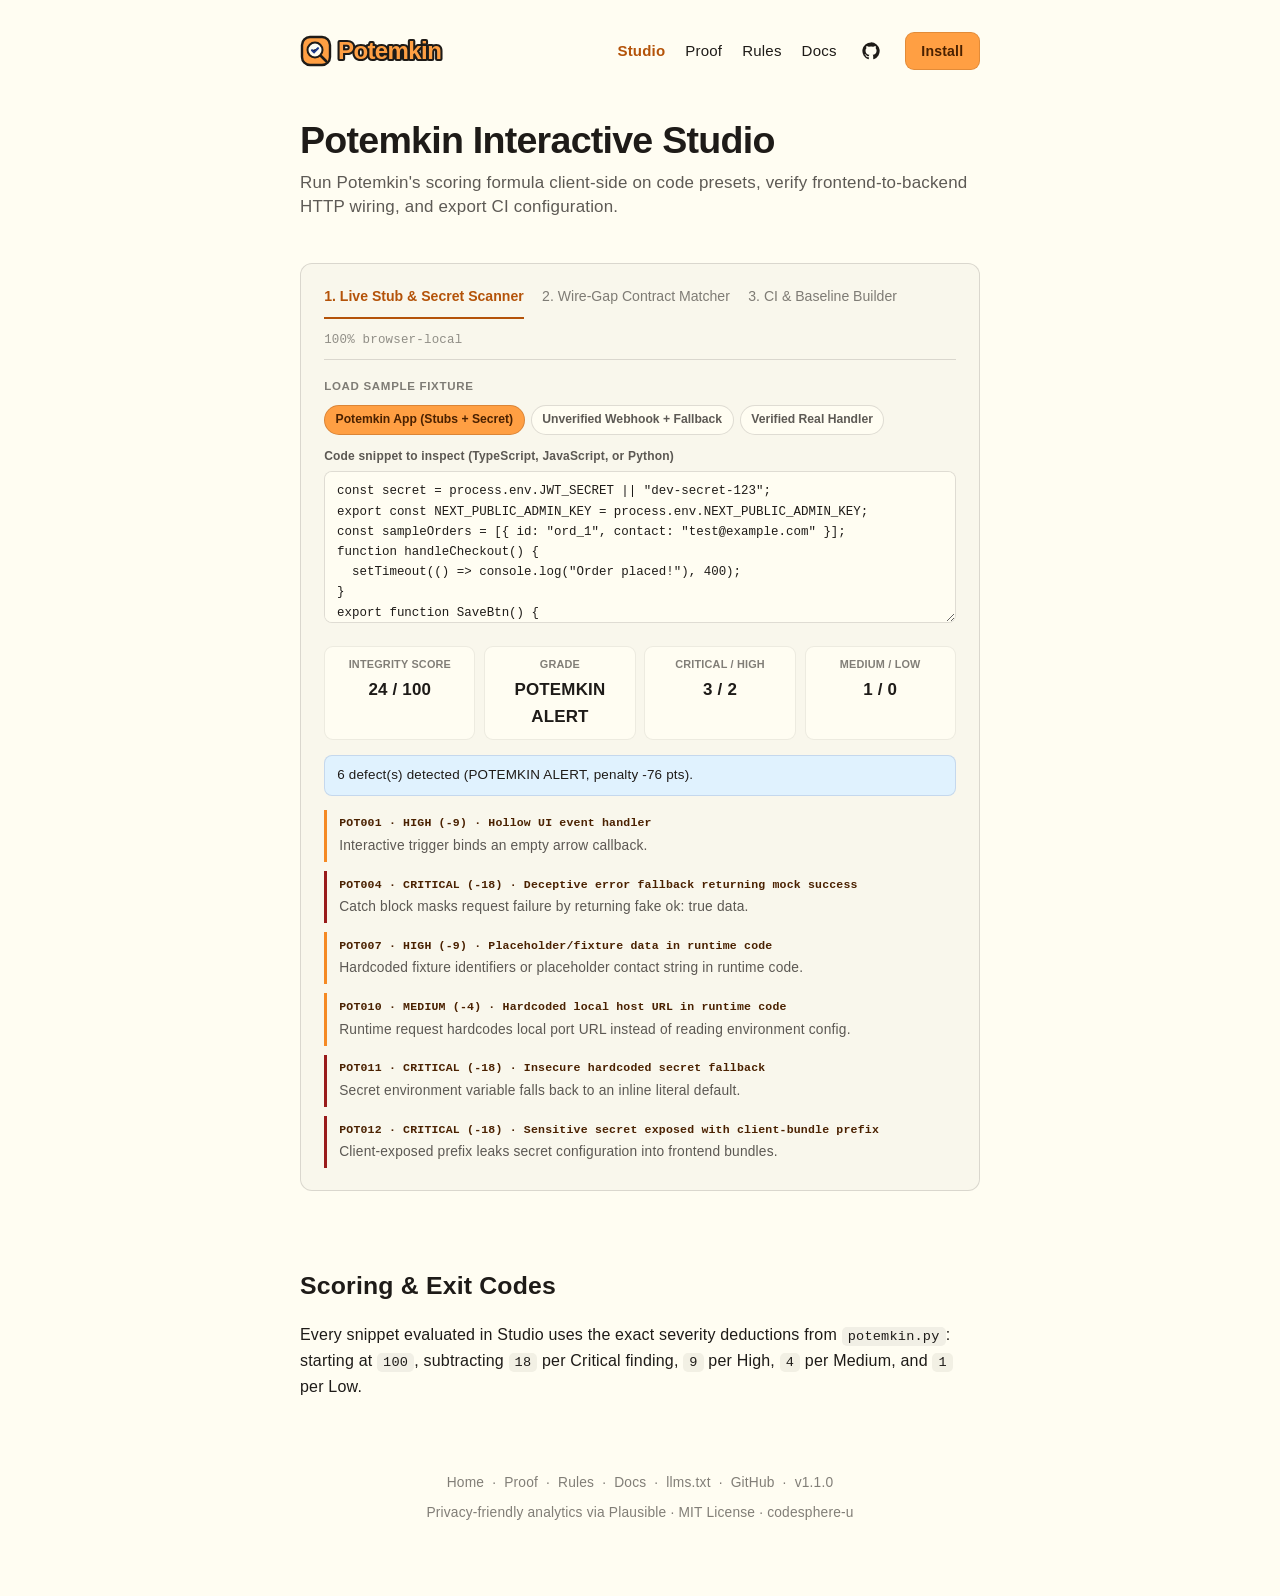
<file: website/studio.html>
<!doctype html>
<html lang="en">
<head>
  <meta charset="utf-8">
  <meta name="viewport" content="width=device-width, initial-scale=1">
  <title>Interactive Studio — Potemkin Real-Code Scanner</title>
  <meta name="description" content="Inspect code snippets in your browser for POT001–POT016 defects, verify frontend-to-backend HTTP wiring, and build CI &amp; SARIF YAML.">
  <link rel="canonical" href="https://codesphere-u.github.io/potemkin/studio.html">
  <link rel="icon" type="image/svg+xml" href="favicon.svg">
  <link rel="manifest" href="manifest.webmanifest">
  <meta name="theme-color" content="#ff9f43">

  <meta property="og:type" content="website">
  <meta property="og:title" content="Potemkin Studio — Browser Real-Code &amp; Wire-Gap Inspector">
  <meta property="og:description" content="Paste or load realistic presets to simulate POT001–POT016 integrity checks, cross-stack route wiring, and git-diff anti-cheat rules.">
  <meta property="og:url" content="https://codesphere-u.github.io/potemkin/studio.html">
  <meta property="og:image" content="https://codesphere-u.github.io/potemkin/og-image.svg">

  <link rel="stylesheet" href="styles.css">
  <script type="application/ld+json">
  {
    "@context": "https://schema.org",
    "@type": "WebApplication",
    "name": "Potemkin Interactive Studio",
    "url": "https://codesphere-u.github.io/potemkin/studio.html",
    "applicationCategory": "DeveloperApplication",
    "operatingSystem": "Any browser",
    "isPartOf": { "@id": "https://codesphere-u.github.io/potemkin/#website" },
    "offers": { "@type": "Offer", "price": "0", "priceCurrency": "USD" }
  }
  </script>
</head>
<body data-analytics="plausible">
  <div class="page-col">
    <header class="site-header">
      <a class="brand-link" href="index.html" aria-label="Potemkin Home">
        <svg class="brand-wordmark-svg" viewBox="0 0 196 36" width="196" height="36" role="img" aria-label="Potemkin">
          <rect x="2" y="4" width="28" height="28" rx="8" fill="#ff9f43" stroke="#1e1b18" stroke-width="2.4"/>
          <circle cx="15" cy="17" r="7.5" fill="#fffdf2" stroke="#1e1b18" stroke-width="2"/>
          <path d="M12 17.2l2 2.2 4-4.2" stroke="#1e3a8a" stroke-width="2.1" stroke-linecap="round" stroke-linejoin="round"/>
          <line x1="21" y1="23" x2="26" y2="28" stroke="#1e1b18" stroke-width="2.6" stroke-linecap="round"/>
          <text x="38" y="25.5" font-family="-apple-system, BlinkMacSystemFont, 'Segoe UI', Roboto, sans-serif" font-size="24" font-weight="800" letter-spacing="-0.6" fill="none" stroke="#1e1b18" stroke-width="4.2" stroke-linejoin="round">Potemkin</text>
          <text x="38" y="25.5" font-family="-apple-system, BlinkMacSystemFont, 'Segoe UI', Roboto, sans-serif" font-size="24" font-weight="800" letter-spacing="-0.6" fill="#ff9f43">Potemkin</text>
        </svg>
      </a>
      <nav class="header-nav" aria-label="Primary navigation">
        <a class="active" href="studio.html">Studio</a>
        <a href="proof.html">Proof</a>
        <a href="rules.html">Rules</a>
        <a href="docs.html">Docs</a>
        <a class="icon-link" href="https://github.com/codesphere-u/potemkin" aria-label="Potemkin on GitHub">
          <svg width="18" height="18" viewBox="0 0 24 24" fill="currentColor" aria-hidden="true"><path d="M12 .5a11.5 11.5 0 0 0-3.64 22.41c.58.11.79-.25.79-.56v-2c-3.2.7-3.87-1.54-3.87-1.54-.52-1.33-1.28-1.69-1.28-1.69-1.05-.72.08-.7.08-.7 1.16.08 1.77 1.2 1.77 1.2 1.03 1.77 2.7 1.26 3.36.96.1-.75.4-1.26.73-1.55-2.55-.29-5.24-1.28-5.24-5.68 0-1.25.45-2.28 1.19-3.08-.12-.29-.52-1.46.11-3.05 0 0 .97-.31 3.17 1.18a10.9 10.9 0 0 1 5.78 0c2.2-1.49 3.17-1.18 3.17-1.18.63 1.59.23 2.76.11 3.05.74.8 1.19 1.83 1.19 3.08 0 4.41-2.69 5.39-5.25 5.67.41.36.78 1.06.78 2.14v3.17c0 .31.21.68.8.56A11.5 11.5 0 0 0 12 .5Z"/></svg>
        </a>
        <a class="nav-pill" href="docs.html#install">Install</a>
      </nav>
    </header>

    <main>
      <section class="page-hero">
        <h1>Potemkin Interactive Studio</h1>
        <p class="hero-sub">Run Potemkin&apos;s scoring formula client-side on code presets, verify frontend-to-backend HTTP wiring, and export CI configuration.</p>
      </section>

      <section class="studio-frame" aria-label="Potemkin Workbench">
        <div class="handy-tabs-bar">
          <div class="handy-tabs" role="tablist">
            <button class="handy-tab active" type="button" data-studio-tab="scanner">1. Live Stub &amp; Secret Scanner</button>
            <button class="handy-tab" type="button" data-studio-tab="wiring">2. Wire-Gap Contract Matcher</button>
            <button class="handy-tab" type="button" data-studio-tab="ci">3. CI &amp; Baseline Builder</button>
          </div>
          <span class="version-tag">100% browser-local</span>
        </div>

        <div class="studio-panel active" data-studio-panel="scanner">
          <div class="toolbar-between" style="margin-bottom:0.75rem;">
            <span class="eyebrow-label" style="margin:0;">Load sample fixture</span>
            <div class="preset-pills">
              <button class="chip-btn active" type="button" data-preset="potemkin-app">Potemkin App (Stubs + Secret)</button>
              <button class="chip-btn" type="button" data-preset="webhook-gap">Unverified Webhook + Fallback</button>
              <button class="chip-btn" type="button" data-preset="clean-app">Verified Real Handler</button>
            </div>
          </div>

          <div class="field">
            <label for="studio-code">Code snippet to inspect (TypeScript, JavaScript, or Python)</label>
            <textarea class="textarea" id="studio-code" spellcheck="false"></textarea>
          </div>

          <div class="score-row">
            <div class="score-cell"><span>Integrity Score</span><strong id="st-score">100 / 100</strong></div>
            <div class="score-cell"><span>Grade</span><strong id="st-grade">VERIFIED</strong></div>
            <div class="score-cell"><span>Critical / High</span><strong id="st-ch">0 / 0</strong></div>
            <div class="score-cell"><span>Medium / Low</span><strong id="st-ml">0 / 0</strong></div>
          </div>

          <div class="diag-note" id="st-summary">Select a preset or edit the snippet above to compute Potemkin findings.</div>
          <div class="rw-list" id="st-findings"></div>
        </div>

        <div class="studio-panel" data-studio-panel="wiring">
          <p class="sec-sub" style="margin-bottom:0.85rem;">Simulate <code>POT008</code> (missing backend route) and <code>POT009</code> (orphan endpoint) across your frontend and backend manifests.</p>
          <div class="form-row-2">
            <div class="field">
              <label for="wire-fe">Frontend requests (METHOD /path)</label>
              <textarea class="textarea" id="wire-fe" style="min-height:112px;">GET /api/orders
POST /api/orders
POST /api/profile</textarea>
            </div>
            <div class="field">
              <label for="wire-be">Backend registered routes (METHOD /path)</label>
              <textarea class="textarea" id="wire-be" style="min-height:112px;">GET /api/orders
POST /api/checkout
DELETE /api/admin/legacy</textarea>
            </div>
          </div>
          <div class="score-row">
            <div class="score-cell"><span>Matched Calls</span><strong id="wr-matched">1</strong></div>
            <div class="score-cell"><span>POT008 Wire Gaps</span><strong id="wr-gaps">2</strong></div>
            <div class="score-cell"><span>POT009 Orphans</span><strong id="wr-orphans">2</strong></div>
            <div class="score-cell"><span>Wire Score</span><strong id="wr-score">74 / 100</strong></div>
          </div>
          <div class="rw-list" id="wr-findings"></div>
        </div>

        <div class="studio-panel" data-studio-panel="ci">
          <div class="form-row-2">
            <div class="field">
              <label for="ci-gate">Minimum Integrity Score</label>
              <select class="select" id="ci-gate">
                <option value="100">100 (Strict self-audit)</option>
                <option value="90" selected>90 (VERIFIED threshold)</option>
                <option value="75">75 (Incremental adoption)</option>
              </select>
            </div>
            <div class="field">
              <label for="ci-failon">Fail severity threshold</label>
              <select class="select" id="ci-failon">
                <option value="critical">critical (&minus;18 each)</option>
                <option value="high" selected>high (&minus;9 each)</option>
                <option value="medium">medium (&minus;4 each)</option>
                <option value="any">any</option>
              </select>
            </div>
          </div>
          <div class="form-row-2">
            <div class="field">
              <label for="ci-diff">PR diff base ref (enables POT014&ndash;POT016 anti-cheat)</label>
              <input class="input" id="ci-diff" type="text" value="origin/main">
            </div>
            <div class="field">
              <label for="ci-sarif">SARIF output file</label>
              <input class="input" id="ci-sarif" type="text" value="potemkin.sarif">
            </div>
          </div>
          <div class="toolbar-between" style="margin-bottom:0.5rem;">
            <span class="eyebrow-label" style="margin:0;">Generated GitHub Actions step</span>
            <button class="action-mini" id="ci-copy-btn" type="button">Copy YAML</button>
          </div>
          <pre class="code-block" id="ci-output"></pre>
        </div>
      </section>

      <section class="editorial-article">
        <h2>Scoring &amp; Exit Codes</h2>
        <p>Every snippet evaluated in Studio uses the exact severity deductions from <code>potemkin.py</code>: starting at <code>100</code>, subtracting <code>18</code> per Critical finding, <code>9</code> per High, <code>4</code> per Medium, and <code>1</code> per Low.</p>
      </section>
    </main>

    <footer class="site-footer">
      <div class="footer-links">
        <a href="index.html">Home</a> &middot;
        <a href="proof.html">Proof</a> &middot;
        <a href="rules.html">Rules</a> &middot;
        <a href="docs.html">Docs</a> &middot;
        <a href="llms.txt">llms.txt</a> &middot;
        <a href="https://github.com/codesphere-u/potemkin">GitHub</a> &middot;
        <a href="https://github.com/codesphere-u/potemkin/releases/tag/v1.1.0">v1.1.0</a>
      </div>
      <div>Privacy-friendly analytics via Plausible &middot; MIT License &middot; <a href="https://github.com/codesphere-u">codesphere-u</a></div>
    </footer>
  </div>

  <script type="application/json" id="potemkin-studio-presets">
  {
    "potemkin-app": "const secret = process.env.JWT_SECRET || \"dev-secret-123\";\nexport const NEXT_PUBLIC_ADMIN_KEY = process.env.NEXT_PUBLIC_ADMIN_KEY;\nconst sampleOrders = [{ id: \"ord_1\", contact: \"test@example.com\" }];\nfunction handleCheckout() {\n  setTimeout(() => console.log(\"Order placed!\"), 400);\n}\nexport function SaveBtn() {\n  return <button onClick={() => {}}>Save</button>;\n}\nasync function loadMetrics() {\n  try {\n    return await fetch(\"http://localhost:8000/api/metrics\");\n  } catch (err) {\n    return { ok: true, data: sampleOrders };\n  }\n}",
    "webhook-gap": "app.post(\"/api/stripe/webhook\", async (req, res) => {\n  // POT006: trusting webhook payload without signature check\n  await processInvoice(req.body.id);\n  return res.status(200).json({ received: true });\n});\nfunction syncBilling() {\n  try {\n    return runBillingJob();\n  } catch (err) {\n    // silent catch\n  }\n}\n+ it.skip(\"verifies Stripe webhook HMAC signature\", async () => {\n+ // @ts-ignore\n+ expect(true).toBe(true);\n+ });",
    "clean-app": "import { verifyStripeSignature } from \"./crypto\";\nconst jwtSecret = process.env.JWT_SECRET;\nif (!jwtSecret) {\n  throw new Error(\"JWT_SECRET must be set at startup\");\n}\nexport async function handleCheckout(orderId, signal) {\n  const apiBase = process.env.API_BASE_URL;\n  const res = await fetch(`${apiBase}/api/orders/${encodeURIComponent(orderId)}`, { method: \"POST\", signal });\n  if (!res.ok) {\n    throw new Error(`Order request failed: ${res.status}`);\n  }\n  return res.json();\n}"
  }
  </script>

  <div class="toast" id="toast" role="status" aria-live="polite"></div>
  <script src="app.js"></script>
</body>
</html>
</file>
<file: website/styles.css>
/* Potemkin — Handy-Inspired Warm Editorial Light Theme (Signal Tangerine & Blueprint Cobalt) */
:root {
  --bg: #fffdf2;
  --bg-elevated: #f6f2e2;
  --bg-card: #fbf8eb;
  --text: #1e1b18;
  --text-70: rgba(30, 27, 24, 0.72);
  --text-55: rgba(30, 27, 24, 0.56);
  --text-45: rgba(30, 27, 24, 0.48);
  --rule: rgba(30, 27, 24, 0.14);
  --rule-soft: rgba(30, 27, 24, 0.08);
  --tint-2: rgba(30, 27, 24, 0.024);
  --tint-4: rgba(30, 27, 24, 0.042);
  --tint-5: rgba(30, 27, 24, 0.058);
  --tint-8: rgba(30, 27, 24, 0.095);

  /* Primary Accent: Signal Tangerine */
  --accent: #ff9f43;
  --accent-hover: #f58a24;
  --accent-light: #fff0db;
  --accent-dark: #4a2100;
  --accent-rail: #b45309;

  /* Secondary Accent: Blueprint Cobalt */
  --cobalt: #60a5fa;
  --cobalt-hover: #3b82f6;
  --cobalt-light: #e0f2fe;
  --cobalt-dark: #1e3a8a;

  --pass-bg: rgba(16, 185, 129, 0.15);
  --pass-ink: #065f46;
  --warn-bg: rgba(255, 159, 67, 0.34);
  --warn-ink: #7c2d12;
  --bad-bg: rgba(220, 38, 38, 0.11);
  --bad-ink: #991b1b;

  --syn-cmd: #b45309;
  --syn-arg: #1d4ed8;
  --syn-str: #1e1b18;

  --white: #ffffff;
  --radius-xl: 14px;
  --radius-lg: 10px;
  --radius-md: 8px;

  --font-sans: -apple-system, BlinkMacSystemFont, "Segoe UI", Roboto, Oxygen, Ubuntu, Cantarell, sans-serif;
  --font-mono: ui-monospace, SFMono-Regular, Menlo, Monaco, Consolas, monospace;
}

*, *::before, *::after { box-sizing: border-box; }
html { max-width: 100%; overflow-x: clip; scroll-behavior: smooth; }
body {
  margin: 0;
  background: var(--bg);
  color: var(--text);
  font-family: var(--font-sans);
  font-size: 1rem;
  line-height: 1.62;
  letter-spacing: 0.012rem;
  -webkit-font-smoothing: antialiased;
  overflow-x: clip;
}
a { color: inherit; text-decoration: none; }
[hidden] { display: none !important; }
button, input, select, textarea { font: inherit; color: inherit; }
code {
  font-family: var(--font-mono);
  font-size: 0.85em;
  background: var(--tint-5);
  padding: 0.12rem 0.38rem;
  border-radius: 5px;
}
:focus-visible { outline: 2px solid var(--accent-rail); outline-offset: 2px; }

.page-col {
  width: min(680px, 100% - 2rem);
  margin-inline: auto;
  display: flex;
  flex-direction: column;
  gap: 2.75rem;
  padding-bottom: 4.5rem;
}
.page-col.page-col-docs { width: min(940px, 100% - 2rem); gap: 2.25rem; }
.page-col > main { display: flex; flex-direction: column; gap: 2.75rem; min-width: 0; width: 100%; }
.page-col.page-col-docs > main { gap: 2rem; }
.page-col > main > * { min-width: 0; max-width: 100%; }
.hairline { width: 100%; height: 1px; background: var(--rule); border: 0; margin: 0; }

.site-header { width: 100%; display: flex; align-items: center; justify-content: space-between; gap: 1rem; padding-top: 2rem; }
.brand-link { display: inline-flex; align-items: center; gap: 0.5rem; white-space: nowrap; flex-shrink: 0; }
.brand-wordmark-svg { height: 36px; width: 196px; display: block; }
.header-nav { display: flex; align-items: center; gap: 1.25rem; font-size: 0.94rem; font-weight: 500; }
.header-nav a:not(.nav-pill):hover { color: var(--accent-rail); }
.header-nav a.active { color: var(--accent-rail); font-weight: 700; }
.icon-link { display: inline-flex; align-items: center; justify-content: center; width: 28px; height: 28px; border-radius: 999px; }
.icon-link:hover { background: var(--cobalt-light); color: var(--cobalt-dark); }
.nav-pill {
  background: var(--accent);
  color: var(--accent-dark);
  padding: 0.42rem 0.98rem;
  border-radius: 9px;
  font-size: 0.88rem;
  font-weight: 700;
  border: 1px solid rgba(74, 33, 0, 0.16);
  white-space: nowrap;
}
.nav-pill:hover { background: var(--accent-hover); }

.hero-duo { display: flex; align-items: center; gap: 1.85rem; padding-top: 0.45rem; }
.mascot-wrap { flex: 0 0 136px; width: 136px; height: 136px; }
.mascot-wrap svg { width: 100%; height: 100%; display: block; }
.hero-copy { min-width: 0; flex: 1 1 auto; }
.hero-copy h1 { margin: 0 0 0.45rem; font-size: 2.35rem; font-weight: 700; line-height: 1.14; letter-spacing: -0.025em; }
.hero-sub { margin: 0; font-size: 1.2rem; font-weight: 500; line-height: 1.42; color: var(--text-70); }
.page-hero { display: flex; flex-direction: column; gap: 0.45rem; padding-top: 0.25rem; }
.page-hero h1 { margin: 0; font-size: 2.35rem; font-weight: 600; line-height: 1.2; letter-spacing: -0.02em; }
.page-hero .hero-sub { font-size: 1.06rem; }

.cta-area { position: relative; display: flex; flex-direction: column; align-items: center; gap: 0.72rem; }
.split-btn-group { display: inline-flex; align-items: stretch; max-width: 100%; border-radius: 10px; }
.split-main {
  border: 1px solid rgba(74, 33, 0, 0.18);
  border-right: 0;
  background: var(--accent);
  color: var(--accent-dark);
  padding: 0.72rem 1.55rem;
  border-radius: 10px 0 0 10px;
  cursor: pointer;
  text-align: center;
}
.split-main:hover, .split-caret:hover { background: var(--accent-hover); }
.split-main strong { display: block; font-size: 1.04rem; font-weight: 700; line-height: 1.2; }
.split-main span { display: block; font-size: 0.74rem; font-weight: 600; opacity: 0.85; margin-top: 0.16rem; }
.split-caret {
  border: 1px solid rgba(74, 33, 0, 0.18);
  border-left: 1px solid rgba(74, 33, 0, 0.22);
  background: var(--accent);
  color: var(--accent-dark);
  padding: 0 0.92rem;
  border-radius: 0 10px 10px 0;
  cursor: pointer;
  display: inline-flex;
  align-items: center;
}
.cmd-caption {
  font-family: var(--font-mono);
  font-size: 0.77rem;
  color: var(--text-70);
  background: var(--tint-4);
  border: 1px solid var(--rule-soft);
  padding: 0.36rem 0.75rem;
  border-radius: 8px;
  max-width: 100%;
  overflow-wrap: anywhere;
  text-align: center;
}
.cta-popover {
  display: none;
  position: absolute;
  top: calc(100% - 1.5rem);
  left: 50%;
  transform: translateX(-50%);
  width: min(390px, calc(100vw - 2rem));
  z-index: 30;
  background: var(--white);
  border: 1px solid var(--rule);
  border-radius: 12px;
  padding: 0.85rem;
  box-shadow: 0 12px 28px rgba(30, 27, 24, 0.12);
}
.cta-popover.open { display: block; }
.pop-tabs { display: flex; gap: 0.35rem; border-bottom: 1px solid var(--rule-soft); padding-bottom: 0.5rem; margin-bottom: 0.7rem; flex-wrap: wrap; }
.pop-tab { border: none; background: transparent; padding: 0.25rem 0.5rem; font-size: 0.78rem; font-weight: 600; color: var(--text-55); cursor: pointer; border-bottom: 2px solid transparent; }
.pop-tab.active { color: var(--accent-rail); border-bottom-color: var(--accent-rail); }
.pop-cmd { display: flex; align-items: center; justify-content: space-between; gap: 0.5rem; background: var(--tint-4); border: 1px solid var(--rule-soft); border-radius: 8px; padding: 0.55rem 0.65rem; font-family: var(--font-mono); font-size: 0.75rem; }
.pop-cmd code { overflow-wrap: anywhere; white-space: pre-wrap; background: transparent; padding: 0; }

.handy-card { border: 1px solid var(--rule); border-radius: 12px; padding: 1.4rem 1.5rem; background: var(--tint-2); margin: 0.85rem 0 1.6rem; width: 100%; min-width: 0; }
.handy-tabs-bar { display: flex; align-items: center; justify-content: space-between; gap: 0.75rem; border-bottom: 1px solid var(--rule); margin-bottom: 1.1rem; flex-wrap: wrap; }
.handy-tabs { display: flex; flex-wrap: wrap; gap: 1.15rem; }
.handy-tab { border: none; background: transparent; padding: 0 0 0.58rem; margin-bottom: -1px; font-size: 0.88rem; font-weight: 500; color: var(--text-55); border-bottom: 2px solid transparent; cursor: pointer; }
.handy-tab:hover { color: var(--text); }
.handy-tab.active { color: var(--accent-rail); border-bottom-color: var(--accent-rail); font-weight: 600; }
.version-tag { font-size: 0.78rem; color: var(--text-45); font-family: var(--font-mono); padding-bottom: 0.5rem; }
.eyebrow-label { font-size: 0.72rem; font-weight: 600; text-transform: uppercase; letter-spacing: 0.06em; color: var(--text-55); margin: 0 0 0.55rem; }
.handy-btn-row { display: flex; flex-wrap: wrap; gap: 0.65rem; margin-bottom: 1rem; }
.handy-pill-btn {
  display: inline-flex;
  align-items: center;
  gap: 0.45rem;
  background: var(--accent);
  color: var(--accent-dark);
  padding: 0.52rem 1.05rem;
  border-radius: 8px;
  font-size: 0.88rem;
  font-weight: 600;
  border: 1px solid rgba(74, 33, 0, 0.16);
  cursor: pointer;
}
.handy-pill-btn:hover { background: var(--accent-hover); }
.handy-pill-btn.cobalt { background: var(--cobalt); color: var(--cobalt-dark); border-color: rgba(30, 58, 138, 0.18); }
.handy-pill-btn.cobalt:hover { background: var(--cobalt-hover); color: var(--white); }

.doc-codeblock { display: flex; align-items: flex-start; justify-content: space-between; gap: 0.75rem; background: var(--tint-4); border: 1px solid var(--rule-soft); border-radius: 8px; padding: 0.72rem 0.9rem; margin: 0.75rem 0 1.2rem; width: 100%; overflow-x: auto; }
.doc-codeblock pre { margin: 0; font-family: var(--font-mono); font-size: 0.83rem; line-height: 1.56; white-space: pre-wrap; word-break: break-word; flex: 1 1 auto; }
.syn-cmd { color: var(--syn-cmd); font-weight: 600; }
.syn-arg { color: var(--syn-arg); }
.copy-icon-btn { flex: 0 0 auto; border: none; background: transparent; color: var(--text-55); width: 28px; height: 28px; border-radius: 6px; display: inline-flex; align-items: center; justify-content: center; cursor: pointer; padding: 0; }
.copy-icon-btn:hover { background: var(--tint-8); color: var(--text); }

.docs-layout { display: flex; align-items: flex-start; gap: 2.75rem; margin-top: 0.5rem; width: 100%; }
.docs-sidebar { flex: 0 0 196px; width: 196px; position: sticky; top: 2rem; }
.docs-rail { list-style: none; margin: 0; padding: 0; border-left: 2px solid rgba(30, 27, 24, 0.11); display: flex; flex-direction: column; gap: 0.15rem; }
.doc-nav-item { display: flex; flex-direction: column; }
.doc-nav-link { display: block; width: 100%; text-align: left; background: transparent; border: none; border-left: 2px solid transparent; margin-left: -2px; padding: 0.28rem 0.25rem 0.28rem 0.85rem; font-size: 0.89rem; color: var(--text-70); cursor: pointer; }
.doc-nav-link:hover { color: var(--accent-rail); }
.doc-nav-link.active { color: var(--text); border-left-color: var(--accent-rail); font-weight: 600; }
.doc-subrail { list-style: none; margin: 0.12rem 0 0.42rem; padding: 0; display: none; flex-direction: column; gap: 0.12rem; }
.doc-subrail.open { display: flex; }
.doc-sub-link { display: block; padding: 0.18rem 0.25rem 0.18rem 1.45rem; margin-left: -2px; border-left: 2px solid transparent; font-size: 0.77rem; color: var(--text-45); }
.doc-sub-link:hover, .doc-sub-link.active { color: var(--accent-rail); }
.doc-sub-link.active { border-left-color: var(--accent); font-weight: 600; }
.docs-mobile-nav { display: none; }
.doc-content { flex: 1 1 auto; min-width: 0; }
.doc-content h1 { font-size: 2.45rem; font-weight: 600; line-height: 1.24; letter-spacing: -0.02em; margin: 0 0 1.15rem; }
.doc-content h2 { font-size: 1.65rem; font-weight: 600; line-height: 1.3; margin: 2.15rem 0 0.75rem; scroll-margin-top: 1.5rem; }
.doc-content p { margin: 0 0 0.95rem; line-height: 1.65; }
.doc-content ul { margin: 0.65rem 0 1.25rem; padding-left: 1.35rem; }
.doc-content li { margin-bottom: 0.48rem; }
.doc-content a.inline-link { color: var(--accent-rail); text-decoration: underline; text-decoration-color: var(--accent); text-underline-offset: 3px; font-weight: 500; }

.doc-table-wrap { width: 100%; overflow-x: auto; margin: 0.9rem 0 1.4rem; }
.doc-table { width: 100%; border-collapse: collapse; font-size: 0.9rem; }
.doc-table th { text-align: left; padding: 0 1rem 0.65rem 0; font-weight: 600; border-bottom: 1px solid var(--rule); }
.doc-table td { padding: 0.62rem 1rem 0.62rem 0; border-bottom: 1px solid var(--rule-soft); vertical-align: top; }

.doc-pagination { display: flex; justify-content: space-between; align-items: center; gap: 1rem; margin-top: 2.75rem; padding-top: 1.5rem; border-top: 1px solid var(--rule); }
.page-step-btn { display: flex; flex-direction: column; gap: 0.15rem; border: none; background: transparent; padding: 0.55rem 0.4rem; cursor: pointer; text-align: left; }
.page-step-btn.next { text-align: right; margin-left: auto; }
.page-step-btn:hover { color: var(--accent-rail); }
.page-step-btn small { font-size: 0.74rem; color: var(--text-45); }
.page-step-btn strong { font-size: 0.94rem; font-weight: 600; }

.preview-frame { background: var(--tint-2); border: 1px solid var(--rule); border-radius: var(--radius-xl); width: 100%; overflow: hidden; }
.frame-bar { display: flex; flex-wrap: wrap; align-items: center; justify-content: space-between; gap: 0.65rem; padding: 0.68rem 0.95rem; background: var(--tint-4); border-bottom: 1px solid var(--rule-soft); }
.dots { display: inline-flex; gap: 6px; }
.dots span { width: 10px; height: 10px; border-radius: 999px; background: rgba(30, 27, 24, 0.18); }
.dots span:nth-child(1) { background: var(--accent); }
.dots span:nth-child(2) { background: var(--cobalt); }
.frame-tabs { display: flex; flex-wrap: wrap; gap: 0.35rem; }
.frame-tab { border: 1px solid transparent; background: transparent; color: var(--text-70); padding: 0.32rem 0.68rem; border-radius: 8px; font-size: 0.8rem; font-weight: 600; cursor: pointer; }
.frame-tab.active { background: var(--accent-light); color: var(--accent-dark); border-color: rgba(74, 33, 0, 0.16); }
.frame-open-link { font-size: 0.8rem; font-weight: 700; color: var(--cobalt-dark); background: var(--cobalt-light); padding: 0.28rem 0.68rem; border-radius: 999px; white-space: nowrap; }
.frame-open-link:hover { background: var(--cobalt); color: var(--white); }
.preview-body { padding: 1rem 1.15rem; }
.preview-foot { display: flex; flex-wrap: wrap; align-items: center; justify-content: space-between; gap: 0.5rem; padding: 0.65rem 1.15rem; background: var(--tint-2); border-top: 1px solid var(--rule-soft); font-size: 0.8rem; color: var(--text-70); }
.preview-foot-links { display: inline-flex; gap: 0.85rem; font-weight: 600; color: var(--accent-rail); }

.studio-frame { border: 1px solid var(--rule); border-radius: 12px; background: var(--tint-2); padding: 1.35rem 1.45rem; width: 100%; }
.studio-panel { display: none; min-width: 0; }
.studio-panel.active { display: block; }
.form-row-2 { display: grid; grid-template-columns: repeat(2, minmax(0, 1fr)); gap: 0.75rem; margin-bottom: 0.85rem; }
.field label { display: block; font-size: 0.75rem; font-weight: 600; color: var(--text-70); margin-bottom: 0.3rem; }
.input, .select, .textarea { width: 100%; padding: 0.56rem 0.74rem; border-radius: 8px; border: 1px solid var(--rule); background: var(--bg); font-size: 0.88rem; }
.textarea { min-height: 152px; resize: vertical; font-family: var(--font-mono); font-size: 0.78rem; }
.preset-pills { display: flex; flex-wrap: wrap; gap: 0.4rem; }
.chip-btn { border: 1px solid var(--rule); background: var(--bg); color: var(--text-70); padding: 0.28rem 0.65rem; border-radius: 999px; font-size: 0.76rem; font-weight: 600; cursor: pointer; }
.chip-btn.active { background: var(--accent); border-color: rgba(74, 33, 0, 0.2); color: var(--accent-dark); }
.score-row { display: grid; grid-template-columns: repeat(4, minmax(0, 1fr)); gap: 0.55rem; margin: 0.9rem 0; }
.score-cell { background: var(--bg); border: 1px solid var(--rule-soft); border-radius: 9px; padding: 0.55rem 0.65rem; text-align: center; }
.score-cell span { display: block; font-size: 0.68rem; font-weight: 700; color: var(--text-55); text-transform: uppercase; margin-bottom: 0.15rem; }
.score-cell strong { display: block; font-size: 1.06rem; font-weight: 700; }
.diag-note { font-size: 0.84rem; background: var(--cobalt-light); border: 1px solid rgba(30, 58, 138, 0.14); border-radius: 8px; padding: 0.55rem 0.75rem; margin: 0 0 0.85rem; }
.rw-list { display: grid; gap: 0.55rem; }
.rw-item { border-left: 3px solid var(--accent-hover); padding: 0.3rem 0 0.3rem 0.75rem; }
.rw-item.warn-border { border-left-color: var(--bad-ink); }
.rw-item span { display: block; font-family: var(--font-mono); font-size: 0.72rem; font-weight: 700; color: var(--accent-dark); }
.rw-item p { margin: 0.12rem 0 0; font-size: 0.86rem; color: var(--text-70); }
.code-block { margin: 0; background: var(--tint-4); border: 1px solid var(--rule-soft); border-radius: 8px; padding: 0.85rem; font-family: var(--font-mono); font-size: 0.78rem; line-height: 1.58; overflow-x: auto; max-height: 320px; white-space: pre-wrap; word-break: break-word; }
.toolbar-between { display: flex; flex-wrap: wrap; justify-content: space-between; align-items: center; gap: 0.55rem; }
.action-mini { border: 1px solid var(--rule); background: var(--bg); padding: 0.32rem 0.72rem; border-radius: 7px; font-size: 0.78rem; font-weight: 600; cursor: pointer; }
.action-mini:hover { background: var(--accent-light); color: var(--accent-dark); }

.editorial-grid { display: grid; grid-template-columns: repeat(2, minmax(0, 1fr)); gap: 2.2rem 2.8rem; }
.editorial-grid h2 { margin: 0 0 0.45rem; font-size: 1.75rem; font-weight: 700; line-height: 1.24; letter-spacing: -0.02em; }
.editorial-grid p { margin: 0; color: var(--text-70); font-size: 0.97rem; }

.ecosystem-section { display: flex; flex-direction: column; align-items: center; text-align: center; gap: 1rem; }
.ecosystem-section h2 { margin: 0; font-size: 1.9rem; font-weight: 700; }
.ecosystem-sub { margin: 0; max-width: 540px; font-style: italic; font-size: 0.95rem; color: var(--text-70); }
.eco-badges { display: flex; flex-wrap: wrap; justify-content: center; gap: 1.15rem; margin: 0.35rem 0; }
.eco-item { display: flex; flex-direction: column; align-items: center; gap: 0.35rem; font-size: 0.78rem; font-weight: 600; color: var(--text-70); }
.eco-circle { width: 54px; height: 54px; border-radius: 999px; display: flex; align-items: center; justify-content: center; border: 2px solid var(--text); background: var(--accent-light); color: var(--accent-dark); }
.eco-item:nth-child(even) .eco-circle { background: var(--cobalt-light); color: var(--cobalt-dark); }
.inline-cta-links { margin: 0; font-size: 0.94rem; color: var(--text-70); }
.inline-cta-links a { font-weight: 700; color: var(--accent-rail); text-decoration: underline; text-decoration-color: var(--accent); text-underline-offset: 3px; }

.editorial-article h2 { margin: 1.95rem 0 0.6rem; font-size: 1.55rem; font-weight: 600; }
.sec-title { margin: 0 0 0.35rem; font-size: 1.7rem; font-weight: 600; }
.sec-sub { margin: 0 0 1.15rem; color: var(--text-70); font-size: 0.95rem; }
.pill { display: inline-flex; align-items: center; white-space: nowrap; padding: 0.16rem 0.56rem; border-radius: 999px; font-family: var(--font-mono); font-size: 0.68rem; font-weight: 700; background: var(--tint-5); color: var(--text-70); }
.pill-good { background: var(--pass-bg); color: var(--pass-ink); }
.pill-warn { background: var(--warn-bg); color: var(--warn-ink); }
.pill-bad { background: var(--bad-bg); color: var(--bad-ink); }
.pill-tang { background: var(--accent-light); color: var(--accent-dark); }
.pill-cobalt { background: var(--cobalt-light); color: var(--cobalt-dark); }
.rules-filter { display: grid; grid-template-columns: 2fr 1fr; gap: 0.65rem; margin: 0.9rem 0 1rem; }
.col-pt { background: rgba(255, 159, 67, 0.16); }

.faq-stack { border-top: 1px solid var(--rule-soft); }
details.faq-item { border-bottom: 1px solid var(--rule-soft); padding: 0.92rem 0; }
details.faq-item summary { cursor: pointer; list-style: none; font-weight: 600; font-size: 0.98rem; display: flex; justify-content: space-between; align-items: center; gap: 1rem; }
details.faq-item summary::after { content: "+"; font-family: var(--font-mono); color: var(--accent-rail); font-weight: 700; }
details.faq-item[open] summary::after { content: "−"; }
details.faq-item p { margin: 0.55rem 0 0; font-size: 0.93rem; color: var(--text-70); }

.site-footer { text-align: center; display: flex; flex-direction: column; align-items: center; gap: 0.45rem; font-size: 0.86rem; color: var(--text-55); padding-top: 0.75rem; }
.footer-links { display: flex; flex-wrap: wrap; justify-content: center; gap: 0.5rem; }
.toast { position: fixed; left: 50%; bottom: 1.25rem; transform: translate(-50%, 10px); z-index: 50; background: var(--text); color: var(--bg); padding: 0.52rem 1rem; border-radius: 999px; font-size: 0.84rem; font-weight: 600; opacity: 0; pointer-events: none; transition: opacity 0.2s ease; }
.toast.visible { opacity: 1; transform: translate(-50%, 0); }

@media (max-width: 860px) {
  .docs-layout { flex-direction: column; gap: 1.25rem; }
  .docs-sidebar { display: none; }
  .docs-mobile-nav { display: flex; flex-wrap: wrap; gap: 0.4rem; padding-bottom: 0.9rem; border-bottom: 1px solid var(--rule-soft); width: 100%; }
  .docs-mobile-chip { border: 1px solid var(--rule); background: var(--bg); color: var(--text-70); padding: 0.3rem 0.72rem; border-radius: 999px; font-size: 0.78rem; font-weight: 600; cursor: pointer; }
  .docs-mobile-chip.active { background: var(--accent); color: var(--accent-dark); }
}

@media (max-width: 640px) {
  .page-col, .page-col.page-col-docs { width: calc(100% - 1.5rem); gap: 2rem; }
  .site-header { padding-top: 1.35rem; flex-wrap: wrap; }
  .brand-wordmark-svg { height: 30px; width: 164px; }
  .header-nav { gap: 0.72rem; font-size: 0.84rem; flex-wrap: wrap; }
  .hero-duo { flex-direction: column; align-items: flex-start; gap: 1rem; }
  .mascot-wrap { flex: 0 0 96px; width: 96px; height: 96px; }
  .hero-copy h1, .page-hero h1, .doc-content h1 { font-size: 1.85rem; }
  .editorial-grid, .form-row-2, .rules-filter { grid-template-columns: 1fr; gap: 1rem; }
  .score-row { grid-template-columns: repeat(2, minmax(0, 1fr)); }
}
</file>
